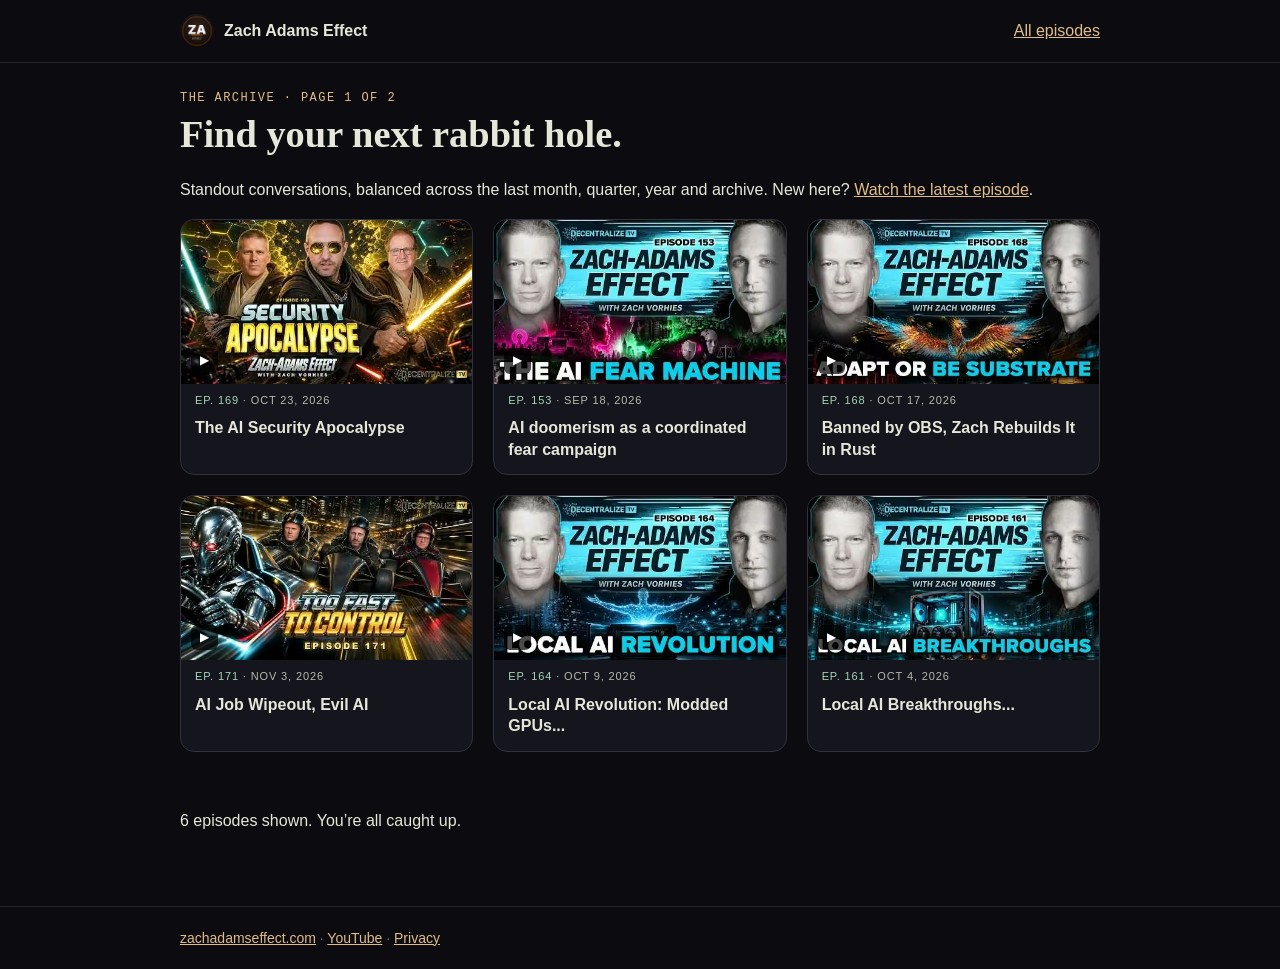
<file: episodes/index.html>
<!doctype html>
<html lang="en">
<head>
<meta charset="utf-8">
<meta name="viewport" content="width=device-width,initial-scale=1">
<title>Episodes | Zach Adams Effect</title>
<meta name="description" content="Explore Zach Adams Effect episodes.">
<link rel="canonical" href="https://zachadamseffect.com/episodes/">
<link rel="icon" href="/assets/avatar.png">
<meta property="og:type" content="video.episode">
<meta property="og:title" content="Episodes | Zach Adams Effect">
<meta property="og:description" content="Explore Zach Adams Effect episodes.">
<meta property="og:url" content="https://zachadamseffect.com/episodes/">
<meta property="og:image" content="https://zachadamseffect.com/assets/banner.jpg">
<meta name="twitter:card" content="summary_large_image">
<style>*{box-sizing:border-box}
body{margin:0;background:#0b0b10;color:#e6e6d9;font:16px/1.6 -apple-system,BlinkMacSystemFont,"Segoe UI",Inter,sans-serif}
a{color:#e0bc8a}
.wrap{max-width:960px;margin:0 auto;padding:0 20px}
header{border-bottom:1px solid rgba(230,230,217,.10);padding:14px 0}
header .wrap{display:flex;align-items:center;justify-content:space-between;gap:12px}
.brand{display:flex;align-items:center;gap:10px;color:#e6e6d9;text-decoration:none;font-weight:700}
.brand img{width:34px;height:34px;border-radius:50%}
main{padding:28px 0 56px}
.kicker{font:12px ui-monospace,Menlo,monospace;letter-spacing:.12em;text-transform:uppercase;color:#e0bc8a;margin:0 0 6px}
h1{font-family:Fraunces,Georgia,serif;font-size:clamp(1.6rem,4vw,2.4rem);line-height:1.2;margin:0 0 20px}
.player{position:relative;aspect-ratio:16/9;background:#000;border-radius:12px;overflow:hidden}
.player iframe{position:absolute;inset:0;width:100%;height:100%;border:0}
.desc{white-space:pre-line;color:#b9b9ad;margin-top:20px}
.links{display:flex;gap:16px;flex-wrap:wrap;margin-top:20px}
.list{list-style:none;padding:0;display:grid;gap:14px}
.list a{display:flex;gap:14px;align-items:center;text-decoration:none;color:#e6e6d9}
.list img{width:160px;aspect-ratio:16/9;object-fit:cover;border-radius:8px}
.list small{display:block;color:#b9b9ad}
footer{border-top:1px solid rgba(230,230,217,.10);padding:20px 0;color:#6b6b75;font-size:14px}</style><link rel="stylesheet" href="/assets/episodes.css">
</head>
<body>
<header><div class="wrap"><a class="brand" href="/"><img src="/assets/avatar.png" alt="">Zach Adams Effect</a>
<a href="/episodes/">All episodes</a></div></header>
<main><div class="wrap">
<p class="kicker">The archive · Page 1 of 2</p><h1>Find your next rabbit hole.</h1>
<p>Standout conversations, balanced across the last month, quarter, year and archive. New here? <a href="/">Watch the latest episode</a>.</p>
<style>
.eps{position:relative;z-index:2;padding:8px 0 48px}
.eps-head{display:flex;align-items:flex-end;justify-content:space-between;gap:16px;margin-bottom:18px}
.eps-head h2{font-family:var(--display);font-size:clamp(1.5rem,3vw,2rem);margin:0}
.eps-head a{color:var(--accent-2);font-size:14px;text-decoration:none}
.eps-nav{display:flex;gap:8px}
.eps-nav button{width:42px;height:42px;border-radius:50%;border:1px solid var(--line-strong);background:var(--surface);
  color:var(--text);font-size:18px;cursor:pointer}
.eps-nav button:hover:not(:disabled){border-color:var(--accent)}
.eps-nav button:disabled{opacity:.35;cursor:default}
.eps-nav button:focus-visible,.ep-card:focus-visible,.eps-track:focus-visible{outline:2px solid var(--accent-2);outline-offset:3px}
.eps-track{list-style:none;margin:0;padding:4px 2px 10px;display:grid;grid-auto-flow:column;
  grid-auto-columns:calc((100% - 2*18px)/3);gap:18px;overflow-x:auto;scroll-snap-type:x mandatory;
  scroll-behavior:smooth;scrollbar-width:thin;overscroll-behavior-x:contain}
@media (max-width:900px){.eps-track{grid-auto-columns:calc((100% - 18px)/2)}}
@media (max-width:600px){.eps-track{grid-auto-columns:86%}}
@media (prefers-reduced-motion:reduce){.eps-track{scroll-behavior:auto}}
.ep-slide{scroll-snap-align:start}
.ep-card{display:flex;flex-direction:column;gap:8px;color:var(--text);text-decoration:none;height:100%;
  background:var(--surface);border:1px solid var(--line);border-radius:14px;overflow:hidden;padding-bottom:14px}
.ep-card:hover{border-color:var(--mint-line)}
.ep-thumb{position:relative;display:block;aspect-ratio:16/9;overflow:hidden;background:#000}
.ep-thumb picture{display:contents}
.ep-thumb img{width:100%;height:100%;object-fit:cover;display:block}
.ep-play{position:absolute;inset:auto auto 10px 10px;background:rgba(0,0,0,.7);color:#fff;border-radius:6px;
  padding:3px 9px;font-size:12px}
.ep-meta{padding:0 14px;font-family:var(--mono);font-size:11px;letter-spacing:.08em;text-transform:uppercase;color:var(--text-2)}
.ep-num{color:var(--accent-2)}
.ep-title{padding:0 14px;font-weight:600;font-size:16px;line-height:1.35}
.eps-status{position:absolute;width:1px;height:1px;overflow:hidden;clip:rect(0 0 0 0)}
</style><ul class="feed" id="episode-feed">      <li class="ep-slide" role="group" aria-roledescription="slide" aria-label="1 of 3">
        <a class="ep-card" href="/episodes/169/">
          <span class="ep-thumb"><picture><source type="image/avif" srcset="/assets/thumbs/Dz5PLl3Etxw.avif"><img src="/assets/thumbs/Dz5PLl3Etxw.webp" alt="" width="480" height="270" loading="eager" decoding="async"></picture><span class="ep-play" aria-hidden="true">▶</span></span>
          <span class="ep-meta"><span class="ep-num">Ep. 169</span> · <time datetime="2026-10-23">Oct 23, 2026</time></span>
          <span class="ep-title">The AI Security Apocalypse</span>
        </a>
      </li>
      <li class="ep-slide" role="group" aria-roledescription="slide" aria-label="2 of 3">
        <a class="ep-card" href="/episodes/153/">
          <span class="ep-thumb"><picture><source type="image/avif" srcset="/assets/thumbs/YJaaRIIFNEs.avif"><img src="/assets/thumbs/YJaaRIIFNEs.webp" alt="" width="480" height="270" loading="lazy" decoding="async"></picture><span class="ep-play" aria-hidden="true">▶</span></span>
          <span class="ep-meta"><span class="ep-num">Ep. 153</span> · <time datetime="2026-09-18">Sep 18, 2026</time></span>
          <span class="ep-title">AI doomerism as a coordinated fear campaign</span>
        </a>
      </li>
      <li class="ep-slide" role="group" aria-roledescription="slide" aria-label="3 of 3">
        <a class="ep-card" href="/episodes/168/">
          <span class="ep-thumb"><picture><source type="image/avif" srcset="/assets/thumbs/YpbLtEfmCK4.avif"><img src="/assets/thumbs/YpbLtEfmCK4.webp" alt="" width="480" height="270" loading="lazy" decoding="async"></picture><span class="ep-play" aria-hidden="true">▶</span></span>
          <span class="ep-meta"><span class="ep-num">Ep. 168</span> · <time datetime="2026-10-17">Oct 17, 2026</time></span>
          <span class="ep-title">Banned by OBS, Zach Rebuilds It in Rust</span>
        </a>
      </li></ul>
<div class="feed-controls"><a class="load-more" href="/episodes/page/2/" data-json="/episodes/feed/2.json">Load more episodes ↓</a></div><p role="status" id="feed-status"></p>
<script src="/assets/js/feed.js" defer></script>
</div></main>
<footer><div class="wrap"><a href="/">zachadamseffect.com</a> · <a href="https://www.youtube.com/@ZachAdamsEffect">YouTube</a> · <a href="/privacy/">Privacy</a></div></footer>
</body>
</html>
</file>
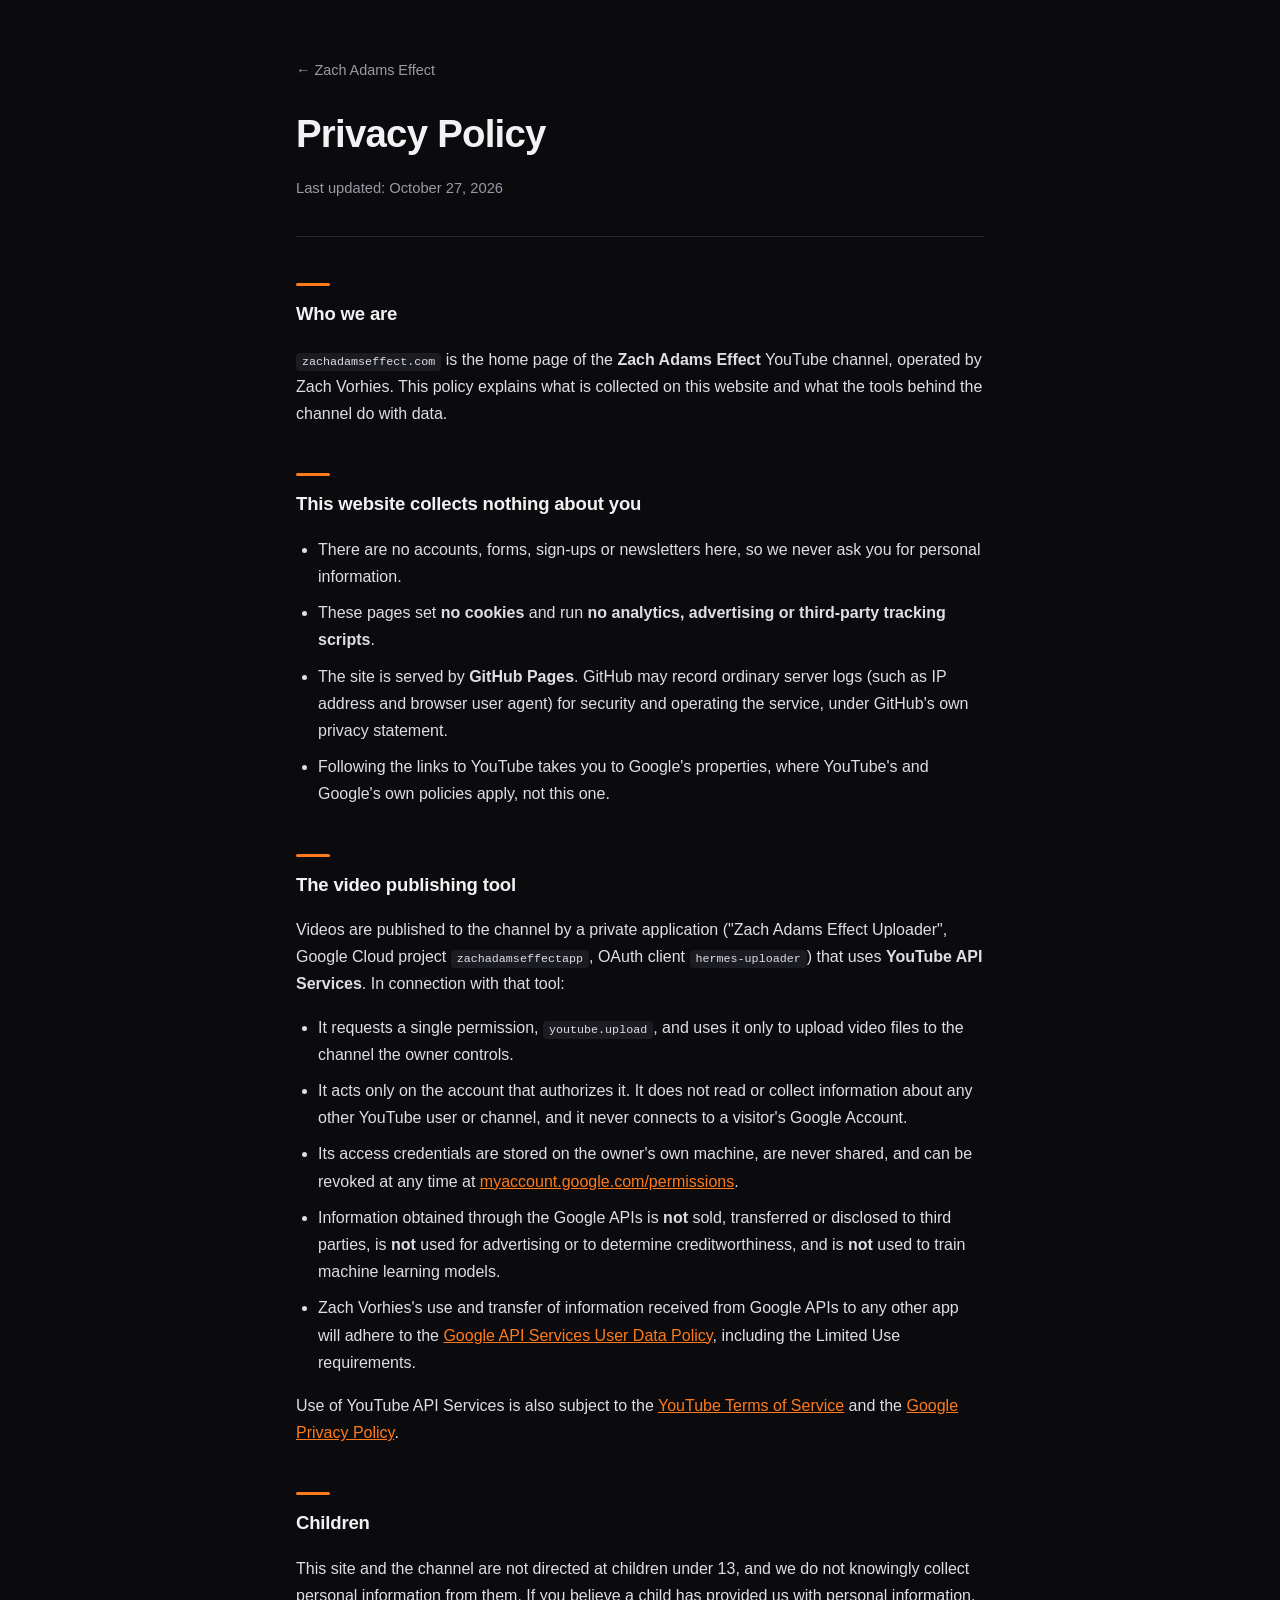
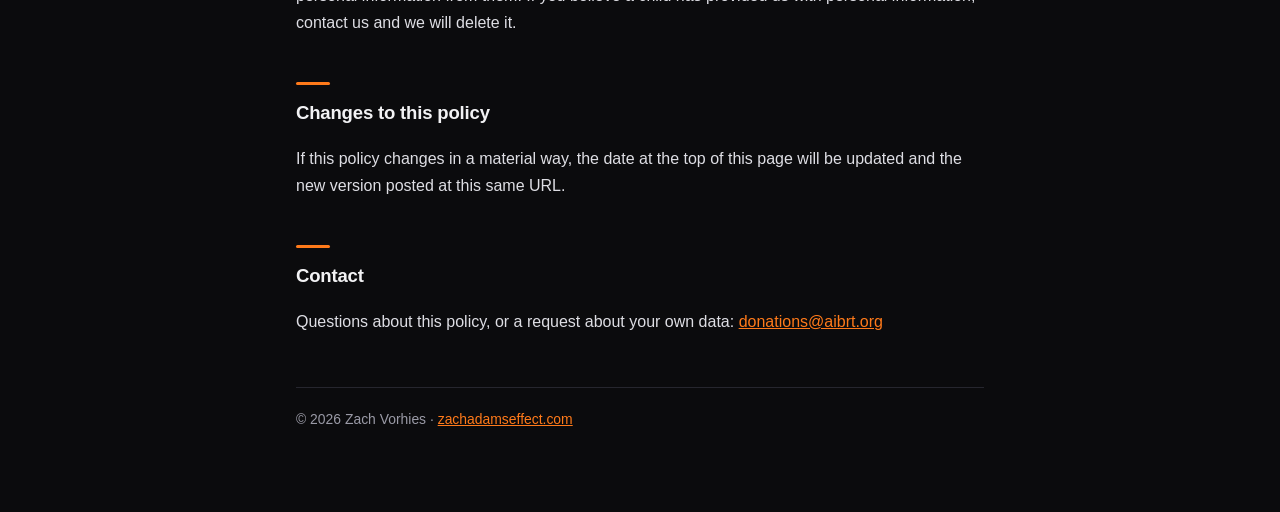
<file: privacy/index.html>
<!DOCTYPE html>
<html lang="en">
<head>
<meta charset="utf-8">
<meta name="viewport" content="width=device-width, initial-scale=1">
<title>Privacy Policy - Zach Adams Effect</title>
<meta name="description" content="Privacy policy for zachadamseffect.com and the tools used to publish the Zach Adams Effect YouTube channel.">
<link rel="icon" href="/assets/favicon-32.png" sizes="32x32">
<link rel="canonical" href="https://zachadamseffect.com/privacy/">
<meta property="og:type" content="website">
<meta property="og:site_name" content="Zach Adams Effect">
<meta property="og:title" content="Privacy Policy - Zach Adams Effect">
<meta property="og:description" content="Privacy policy for zachadamseffect.com and the tools used to publish the Zach Adams Effect YouTube channel.">
<meta property="og:url" content="https://zachadamseffect.com/privacy/">
<meta property="og:image" content="https://zachadamseffect.com/assets/banner.jpg">
<meta name="twitter:card" content="summary_large_image">
<meta name="robots" content="index, follow">
<style>
  :root {
    --bg: #0b0b0d;
    --fg: #f2f2f4;
    --muted: #9a9aa6;
    --accent: #ff7a1a;
    --border: #26262e;
  }
  * { box-sizing: border-box; }
  body {
    margin: 0;
    background: var(--bg);
    color: var(--fg);
    font-family: Inter, -apple-system, BlinkMacSystemFont, "Segoe UI", Roboto, Helvetica, Arial, sans-serif;
    -webkit-font-smoothing: antialiased;
    line-height: 1.7;
  }
  .wrap { max-width: 46rem; margin: 0 auto; padding: 56px 24px 80px; }
  header { border-bottom: 1px solid var(--border); padding-bottom: 20px; margin-bottom: 34px; }
  header a { color: var(--muted); text-decoration: none; font-size: 0.9rem; }
  header a:hover { color: var(--fg); }
  h1 { font-size: clamp(1.75rem, 5vw, 2.4rem); margin: 18px 0 0; letter-spacing: -0.02em; }
  .updated { color: var(--muted); font-size: 0.92rem; margin-top: 10px; }
  h2 {
    font-size: 1.16rem;
    margin: 40px 0 12px;
    padding-top: 6px;
    letter-spacing: -0.01em;
  }
  h2::before { content: ""; display: block; width: 34px; height: 3px; background: var(--accent); margin-bottom: 12px; border-radius: 2px; }
  p, li { color: #dedee4; }
  ul { padding-left: 22px; }
  li { margin-bottom: 9px; }
  a { color: var(--accent); }
  code { background: #1b1b22; padding: 2px 6px; border-radius: 4px; font-size: 0.9em; }
  footer { border-top: 1px solid var(--border); margin-top: 52px; padding-top: 20px; color: var(--muted); font-size: 0.87rem; }
</style>
</head>
<body>
<div class="wrap">
  <header>
    <a href="/">&larr; Zach Adams Effect</a>
    <h1>Privacy Policy</h1>
    <p class="updated">Last updated: October 27, 2026</p>
  </header>

  <h2>Who we are</h2>
  <p>
    <code>zachadamseffect.com</code> is the home page of the <strong>Zach Adams Effect</strong>
    YouTube channel, operated by Zach Vorhies. This policy explains what is collected on
    this website and what the tools behind the channel do with data.
  </p>

  <h2>This website collects nothing about you</h2>
  <ul>
    <li>There are no accounts, forms, sign-ups or newsletters here, so we never ask you for
        personal information.</li>
    <li>These pages set <strong>no cookies</strong> and run <strong>no analytics, advertising or
        third-party tracking scripts</strong>.</li>
    <li>The site is served by <strong>GitHub Pages</strong>. GitHub may record ordinary server
        logs (such as IP address and browser user agent) for security and operating the
        service, under GitHub's own privacy statement.</li>
    <li>Following the links to YouTube takes you to Google's properties, where YouTube's and
        Google's own policies apply, not this one.</li>
  </ul>

  <h2>The video publishing tool</h2>
  <p>
    Videos are published to the channel by a private application ("Zach Adams Effect
    Uploader", Google Cloud project <code>zachadamseffectapp</code>, OAuth client
    <code>hermes-uploader</code>) that uses <strong>YouTube API Services</strong>. In connection
    with that tool:
  </p>
  <ul>
    <li>It requests a single permission, <code>youtube.upload</code>, and uses it only to upload
        video files to the channel the owner controls.</li>
    <li>It acts only on the account that authorizes it. It does not read or collect information
        about any other YouTube user or channel, and it never connects to a visitor's Google
        Account.</li>
    <li>Its access credentials are stored on the owner's own machine, are never shared, and can
        be revoked at any time at
        <a href="https://myaccount.google.com/permissions">myaccount.google.com/permissions</a>.</li>
    <li>Information obtained through the Google APIs is <strong>not</strong> sold, transferred or
        disclosed to third parties, is <strong>not</strong> used for advertising or to determine
        creditworthiness, and is <strong>not</strong> used to train machine learning models.</li>
    <li>Zach Vorhies's use and transfer of information received from Google APIs to any other app
        will adhere to the <a href="https://developers.google.com/terms/api-services-user-data-policy">Google
        API Services User Data Policy</a>, including the Limited Use requirements.</li>
  </ul>
  <p>
    Use of YouTube API Services is also subject to the
    <a href="https://www.youtube.com/t/terms">YouTube Terms of Service</a> and the
    <a href="https://policies.google.com/privacy">Google Privacy Policy</a>.
  </p>

  <h2>Children</h2>
  <p>
    This site and the channel are not directed at children under 13, and we do not knowingly
    collect personal information from them. If you believe a child has provided us with
    personal information, contact us and we will delete it.
  </p>

  <h2>Changes to this policy</h2>
  <p>
    If this policy changes in a material way, the date at the top of this page will be updated
    and the new version posted at this same URL.
  </p>

  <h2>Contact</h2>
  <p>
    Questions about this policy, or a request about your own data:
    <a href="mailto:donations@aibrt.org">donations@aibrt.org</a>
  </p>

  <footer>
    &copy; 2026 Zach Vorhies &middot; <a href="/">zachadamseffect.com</a>
  </footer>
</div>
</body>
</html>
</file>
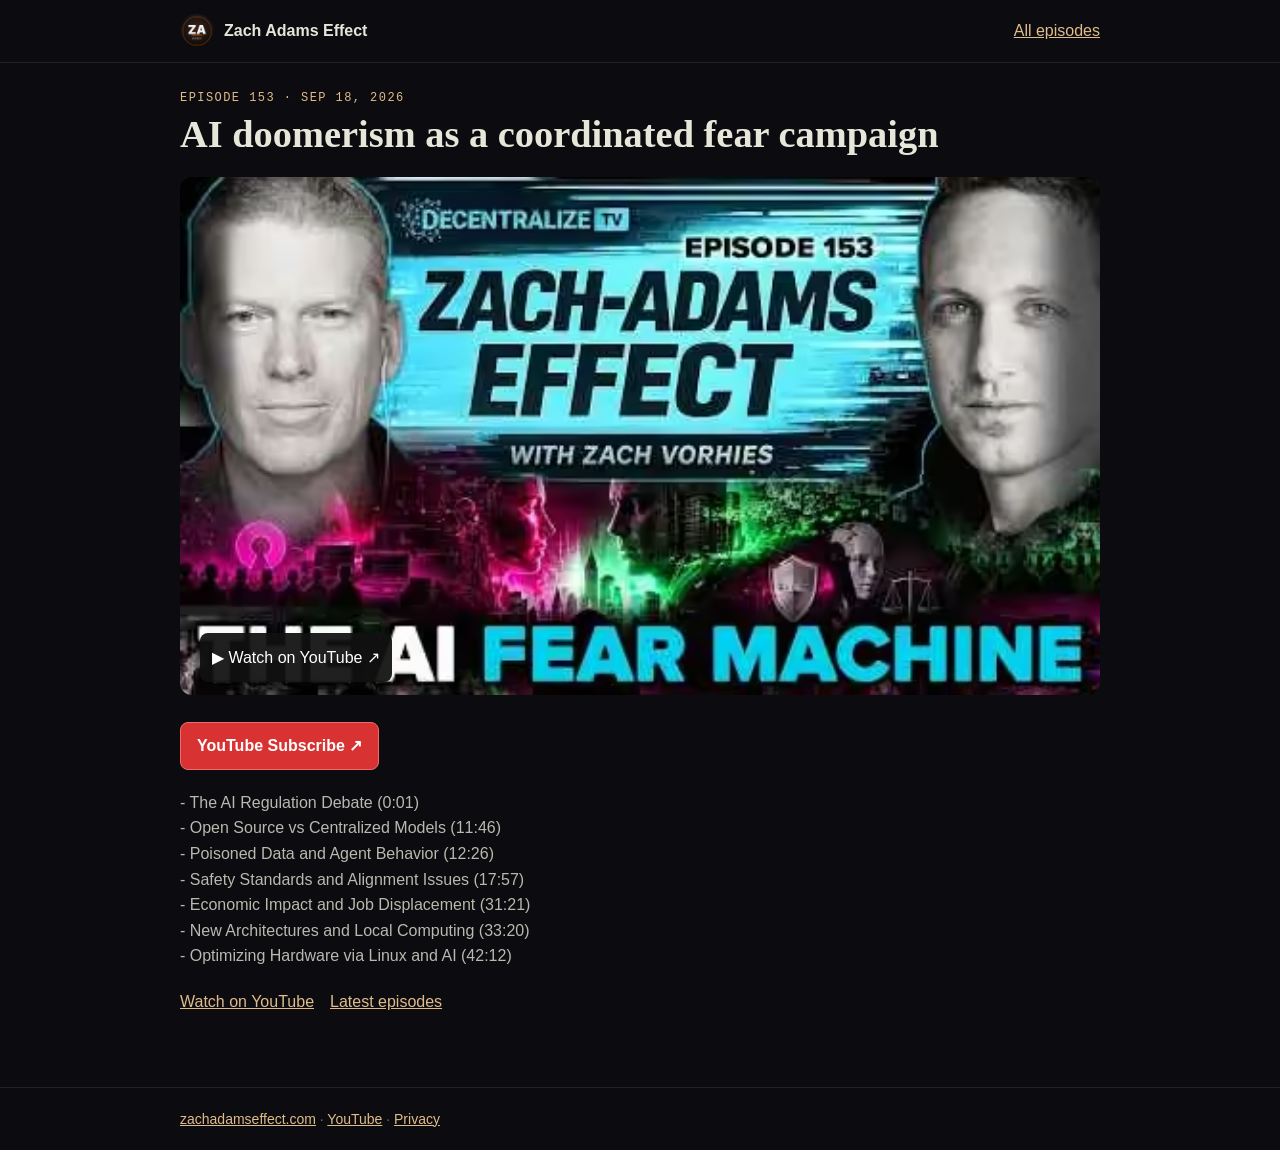
<file: episodes/153/index.html>
<!doctype html>
<html lang="en">
<head>
<meta charset="utf-8">
<meta name="viewport" content="width=device-width,initial-scale=1">
<title>Ep. 153: AI doomerism as a coordinated fear campaign | Zach Adams Effect</title>
<meta name="description" content="Zach Adams Effect Ep. 153, Sep 18, 2026: AI doomerism as a coordinated fear campaign. The AI Regulation Debate (0:01)">
<link rel="canonical" href="https://zachadamseffect.com/episodes/153/">
<link rel="icon" href="/assets/avatar.png">
<meta property="og:type" content="video.episode">
<meta property="og:title" content="Ep. 153: AI doomerism as a coordinated fear campaign | Zach Adams Effect">
<meta property="og:description" content="Zach Adams Effect Ep. 153, Sep 18, 2026: AI doomerism as a coordinated fear campaign. The AI Regulation Debate (0:01)">
<meta property="og:url" content="https://zachadamseffect.com/episodes/153/">
<meta property="og:image" content="https://i.ytimg.com/vi/YJaaRIIFNEs/maxresdefault.jpg">
<meta name="twitter:card" content="summary_large_image">
<script type="application/ld+json">{"@context": "https://schema.org", "@type": "VideoObject", "name": "Zach Adams Effect Ep. 153: AI doomerism as a coordinated fear campaign", "description": "- The AI Regulation Debate (0:01)\n- Open Source vs Centralized Models (11:46)\n- Poisoned Data and Agent Behavior (12:26)\n- Safety Standards and Alignment Issues (17:57)\n- Economic Impact and Job Displacement (31:21)\n- New Architectures and Local Computing (33:20)\n- Optimizing Hardware via Linux and AI (42:12)", "thumbnailUrl": ["https://i.ytimg.com/vi/YJaaRIIFNEs/maxresdefault.jpg", "https://i.ytimg.com/vi/YJaaRIIFNEs/hqdefault.jpg"], "uploadDate": "2026-09-18", "duration": "PT56M13S", "embedUrl": "https://www.youtube-nocookie.com/embed/YJaaRIIFNEs", "contentUrl": "https://www.youtube.com/watch?v=YJaaRIIFNEs", "url": "https://zachadamseffect.com/episodes/153/", "partOfSeries": {"@type": "CreativeWorkSeries", "name": "Zach Adams Effect", "url": "https://zachadamseffect.com/"}, "actor": {"@type": "Person", "name": "Zach Vorhies"}}</script>
<style>*{box-sizing:border-box}
body{margin:0;background:#0b0b10;color:#e6e6d9;font:16px/1.6 -apple-system,BlinkMacSystemFont,"Segoe UI",Inter,sans-serif}
a{color:#e0bc8a}
.wrap{max-width:960px;margin:0 auto;padding:0 20px}
header{border-bottom:1px solid rgba(230,230,217,.10);padding:14px 0}
header .wrap{display:flex;align-items:center;justify-content:space-between;gap:12px}
.brand{display:flex;align-items:center;gap:10px;color:#e6e6d9;text-decoration:none;font-weight:700}
.brand img{width:34px;height:34px;border-radius:50%}
main{padding:28px 0 56px}
.kicker{font:12px ui-monospace,Menlo,monospace;letter-spacing:.12em;text-transform:uppercase;color:#e0bc8a;margin:0 0 6px}
h1{font-family:Fraunces,Georgia,serif;font-size:clamp(1.6rem,4vw,2.4rem);line-height:1.2;margin:0 0 20px}
.player{position:relative;aspect-ratio:16/9;background:#000;border-radius:12px;overflow:hidden}
.player iframe{position:absolute;inset:0;width:100%;height:100%;border:0}
.desc{white-space:pre-line;color:#b9b9ad;margin-top:20px}
.links{display:flex;gap:16px;flex-wrap:wrap;margin-top:20px}
.list{list-style:none;padding:0;display:grid;gap:14px}
.list a{display:flex;gap:14px;align-items:center;text-decoration:none;color:#e6e6d9}
.list img{width:160px;aspect-ratio:16/9;object-fit:cover;border-radius:8px}
.list small{display:block;color:#b9b9ad}
footer{border-top:1px solid rgba(230,230,217,.10);padding:20px 0;color:#6b6b75;font-size:14px}</style><link rel="stylesheet" href="/assets/episodes.css">
</head>
<body>
<header><div class="wrap"><a class="brand" href="/"><img src="/assets/avatar.png" alt="">Zach Adams Effect</a>
<a href="/episodes/">All episodes</a></div></header>
<main><div class="wrap">
<p class="kicker">Episode 153 · <time datetime="2026-09-18">Sep 18, 2026</time></p>
<h1>AI doomerism as a coordinated fear campaign</h1>
<a class="episode-watch" href="https://www.youtube.com/watch?v=YJaaRIIFNEs"><picture><source type="image/avif" srcset="/assets/thumbs/YJaaRIIFNEs.avif"><img src="/assets/thumbs/YJaaRIIFNEs.webp" width="480" height="270" alt="Watch episode 153 on YouTube"></picture><span>▶ Watch on YouTube ↗</span></a>
<a class="subscribe" href="https://www.youtube.com/@ZachAdamsEffect?sub_confirmation=1">YouTube Subscribe ↗</a>
<div class="desc">- The AI Regulation Debate (0:01)
- Open Source vs Centralized Models (11:46)
- Poisoned Data and Agent Behavior (12:26)
- Safety Standards and Alignment Issues (17:57)
- Economic Impact and Job Displacement (31:21)
- New Architectures and Local Computing (33:20)
- Optimizing Hardware via Linux and AI (42:12)</div>
<p class="links"><a href="https://www.youtube.com/watch?v=YJaaRIIFNEs">Watch on YouTube</a><a href="/#episodes">Latest episodes</a></p>
</div></main>
<footer><div class="wrap"><a href="/">zachadamseffect.com</a> · <a href="https://www.youtube.com/@ZachAdamsEffect">YouTube</a> · <a href="/privacy/">Privacy</a></div></footer>
</body>
</html>
</file>
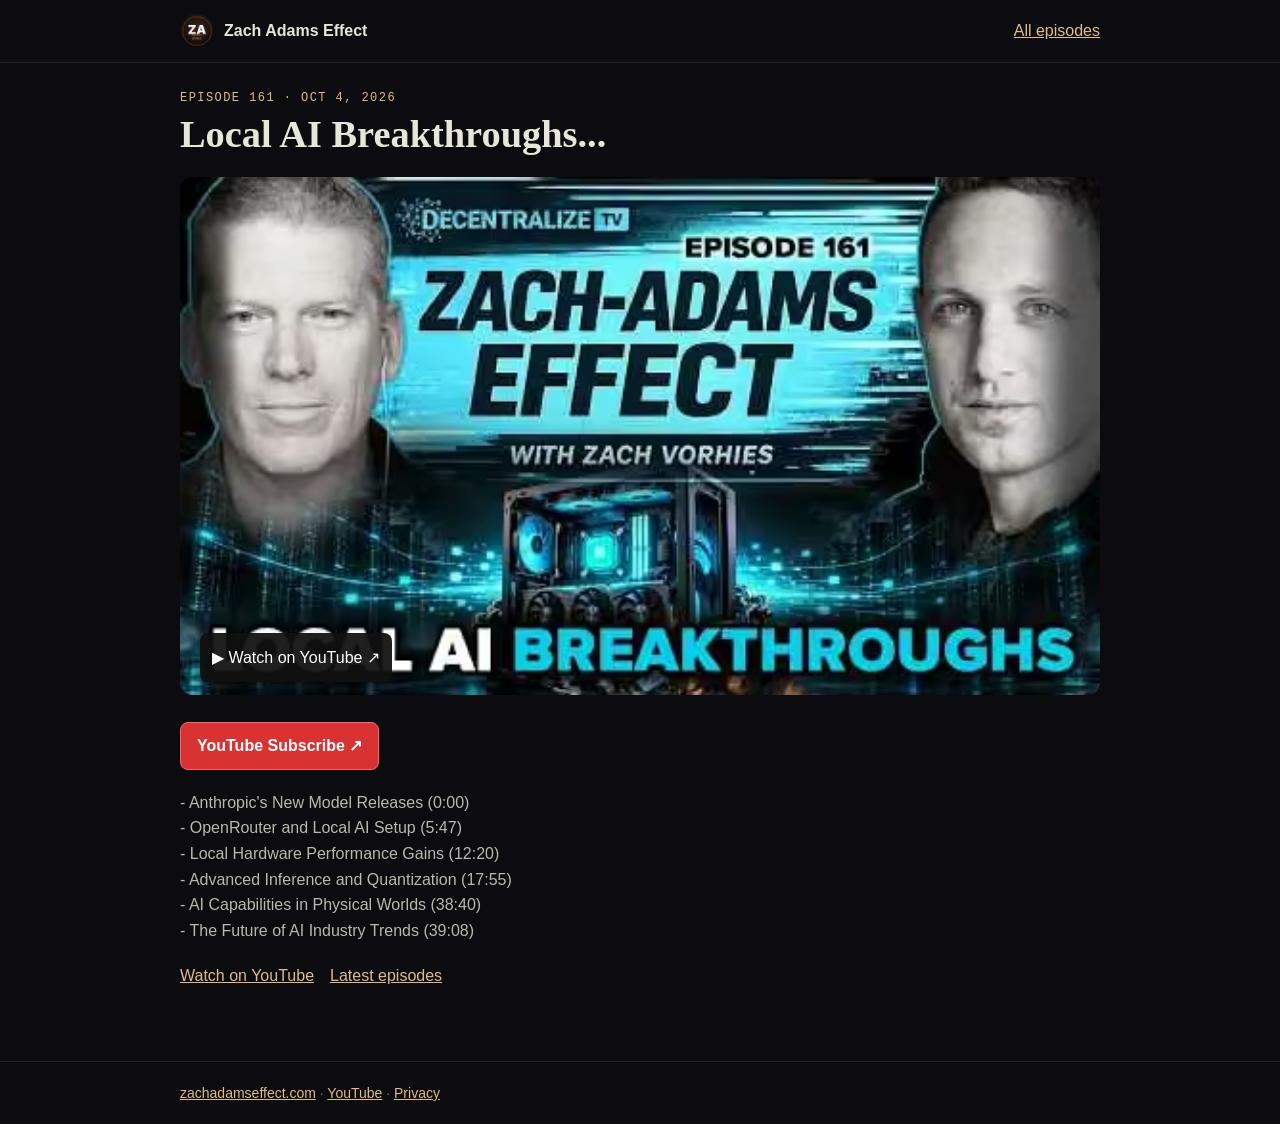
<file: episodes/161/index.html>
<!doctype html>
<html lang="en">
<head>
<meta charset="utf-8">
<meta name="viewport" content="width=device-width,initial-scale=1">
<title>Ep. 161: Local AI Breakthroughs... | Zach Adams Effect</title>
<meta name="description" content="Zach Adams Effect Ep. 161, Oct 4, 2026: Local AI Breakthroughs.... Anthropic&#x27;s New Model Releases (0:00)">
<link rel="canonical" href="https://zachadamseffect.com/episodes/161/">
<link rel="icon" href="/assets/avatar.png">
<meta property="og:type" content="video.episode">
<meta property="og:title" content="Ep. 161: Local AI Breakthroughs... | Zach Adams Effect">
<meta property="og:description" content="Zach Adams Effect Ep. 161, Oct 4, 2026: Local AI Breakthroughs.... Anthropic&#x27;s New Model Releases (0:00)">
<meta property="og:url" content="https://zachadamseffect.com/episodes/161/">
<meta property="og:image" content="https://i.ytimg.com/vi/SqCBmuGSM9E/maxresdefault.jpg">
<meta name="twitter:card" content="summary_large_image">
<script type="application/ld+json">{"@context": "https://schema.org", "@type": "VideoObject", "name": "Zach Adams Effect Ep. 161: Local AI Breakthroughs...", "description": "- Anthropic's New Model Releases (0:00)\n- OpenRouter and Local AI Setup (5:47)\n- Local Hardware Performance Gains (12:20)\n- Advanced Inference and Quantization (17:55)\n- AI Capabilities in Physical Worlds (38:40)\n- The Future of AI Industry Trends (39:08)", "thumbnailUrl": ["https://i.ytimg.com/vi/SqCBmuGSM9E/maxresdefault.jpg", "https://i.ytimg.com/vi/SqCBmuGSM9E/hqdefault.jpg"], "uploadDate": "2026-10-05", "duration": "PT47M37S", "embedUrl": "https://www.youtube-nocookie.com/embed/SqCBmuGSM9E", "contentUrl": "https://www.youtube.com/watch?v=SqCBmuGSM9E", "url": "https://zachadamseffect.com/episodes/161/", "partOfSeries": {"@type": "CreativeWorkSeries", "name": "Zach Adams Effect", "url": "https://zachadamseffect.com/"}, "actor": {"@type": "Person", "name": "Zach Vorhies"}}</script>
<style>*{box-sizing:border-box}
body{margin:0;background:#0b0b10;color:#e6e6d9;font:16px/1.6 -apple-system,BlinkMacSystemFont,"Segoe UI",Inter,sans-serif}
a{color:#e0bc8a}
.wrap{max-width:960px;margin:0 auto;padding:0 20px}
header{border-bottom:1px solid rgba(230,230,217,.10);padding:14px 0}
header .wrap{display:flex;align-items:center;justify-content:space-between;gap:12px}
.brand{display:flex;align-items:center;gap:10px;color:#e6e6d9;text-decoration:none;font-weight:700}
.brand img{width:34px;height:34px;border-radius:50%}
main{padding:28px 0 56px}
.kicker{font:12px ui-monospace,Menlo,monospace;letter-spacing:.12em;text-transform:uppercase;color:#e0bc8a;margin:0 0 6px}
h1{font-family:Fraunces,Georgia,serif;font-size:clamp(1.6rem,4vw,2.4rem);line-height:1.2;margin:0 0 20px}
.player{position:relative;aspect-ratio:16/9;background:#000;border-radius:12px;overflow:hidden}
.player iframe{position:absolute;inset:0;width:100%;height:100%;border:0}
.desc{white-space:pre-line;color:#b9b9ad;margin-top:20px}
.links{display:flex;gap:16px;flex-wrap:wrap;margin-top:20px}
.list{list-style:none;padding:0;display:grid;gap:14px}
.list a{display:flex;gap:14px;align-items:center;text-decoration:none;color:#e6e6d9}
.list img{width:160px;aspect-ratio:16/9;object-fit:cover;border-radius:8px}
.list small{display:block;color:#b9b9ad}
footer{border-top:1px solid rgba(230,230,217,.10);padding:20px 0;color:#6b6b75;font-size:14px}</style><link rel="stylesheet" href="/assets/episodes.css">
</head>
<body>
<header><div class="wrap"><a class="brand" href="/"><img src="/assets/avatar.png" alt="">Zach Adams Effect</a>
<a href="/episodes/">All episodes</a></div></header>
<main><div class="wrap">
<p class="kicker">Episode 161 · <time datetime="2026-10-04">Oct 4, 2026</time></p>
<h1>Local AI Breakthroughs...</h1>
<a class="episode-watch" href="https://www.youtube.com/watch?v=SqCBmuGSM9E"><picture><source type="image/avif" srcset="/assets/thumbs/SqCBmuGSM9E.avif"><img src="/assets/thumbs/SqCBmuGSM9E.webp" width="480" height="270" alt="Watch episode 161 on YouTube"></picture><span>▶ Watch on YouTube ↗</span></a>
<a class="subscribe" href="https://www.youtube.com/@ZachAdamsEffect?sub_confirmation=1">YouTube Subscribe ↗</a>
<div class="desc">- Anthropic&#x27;s New Model Releases (0:00)
- OpenRouter and Local AI Setup (5:47)
- Local Hardware Performance Gains (12:20)
- Advanced Inference and Quantization (17:55)
- AI Capabilities in Physical Worlds (38:40)
- The Future of AI Industry Trends (39:08)</div>
<p class="links"><a href="https://www.youtube.com/watch?v=SqCBmuGSM9E">Watch on YouTube</a><a href="/#episodes">Latest episodes</a></p>
</div></main>
<footer><div class="wrap"><a href="/">zachadamseffect.com</a> · <a href="https://www.youtube.com/@ZachAdamsEffect">YouTube</a> · <a href="/privacy/">Privacy</a></div></footer>
</body>
</html>
</file>
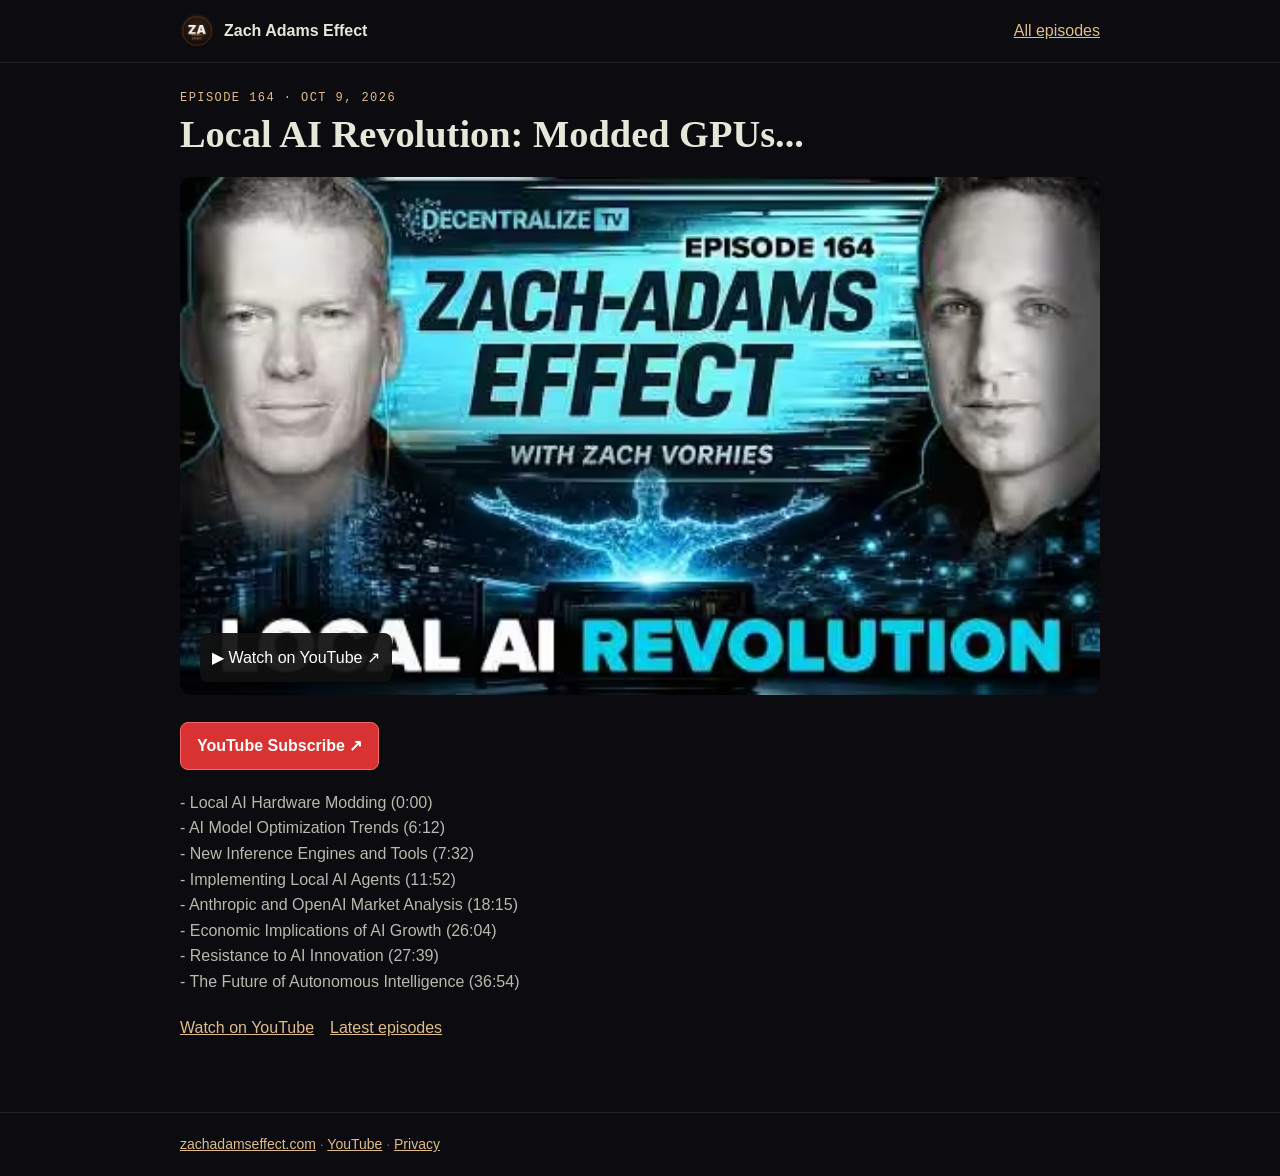
<file: episodes/164/index.html>
<!doctype html>
<html lang="en">
<head>
<meta charset="utf-8">
<meta name="viewport" content="width=device-width,initial-scale=1">
<title>Ep. 164: Local AI Revolution: Modded GPUs... | Zach Adams Effect</title>
<meta name="description" content="Zach Adams Effect Ep. 164, Oct 9, 2026: Local AI Revolution: Modded GPUs.... Local AI Hardware Modding (0:00)">
<link rel="canonical" href="https://zachadamseffect.com/episodes/164/">
<link rel="icon" href="/assets/avatar.png">
<meta property="og:type" content="video.episode">
<meta property="og:title" content="Ep. 164: Local AI Revolution: Modded GPUs... | Zach Adams Effect">
<meta property="og:description" content="Zach Adams Effect Ep. 164, Oct 9, 2026: Local AI Revolution: Modded GPUs.... Local AI Hardware Modding (0:00)">
<meta property="og:url" content="https://zachadamseffect.com/episodes/164/">
<meta property="og:image" content="https://i.ytimg.com/vi/8NBQDgy1rnI/maxresdefault.jpg">
<meta name="twitter:card" content="summary_large_image">
<script type="application/ld+json">{"@context": "https://schema.org", "@type": "VideoObject", "name": "Zach Adams Effect Ep. 164: Local AI Revolution: Modded GPUs...", "description": "- Local AI Hardware Modding (0:00)\n- AI Model Optimization Trends (6:12)\n- New Inference Engines and Tools (7:32)\n- Implementing Local AI Agents (11:52)\n- Anthropic and OpenAI Market Analysis (18:15)\n- Economic Implications of AI Growth (26:04)\n- Resistance to AI Innovation (27:39)\n- The Future of Autonomous Intelligence (36:54)", "thumbnailUrl": ["https://i.ytimg.com/vi/8NBQDgy1rnI/maxresdefault.jpg", "https://i.ytimg.com/vi/8NBQDgy1rnI/hqdefault.jpg"], "uploadDate": "2026-10-09", "duration": "PT43M32S", "embedUrl": "https://www.youtube-nocookie.com/embed/8NBQDgy1rnI", "contentUrl": "https://www.youtube.com/watch?v=8NBQDgy1rnI", "url": "https://zachadamseffect.com/episodes/164/", "partOfSeries": {"@type": "CreativeWorkSeries", "name": "Zach Adams Effect", "url": "https://zachadamseffect.com/"}, "actor": {"@type": "Person", "name": "Zach Vorhies"}}</script>
<style>*{box-sizing:border-box}
body{margin:0;background:#0b0b10;color:#e6e6d9;font:16px/1.6 -apple-system,BlinkMacSystemFont,"Segoe UI",Inter,sans-serif}
a{color:#e0bc8a}
.wrap{max-width:960px;margin:0 auto;padding:0 20px}
header{border-bottom:1px solid rgba(230,230,217,.10);padding:14px 0}
header .wrap{display:flex;align-items:center;justify-content:space-between;gap:12px}
.brand{display:flex;align-items:center;gap:10px;color:#e6e6d9;text-decoration:none;font-weight:700}
.brand img{width:34px;height:34px;border-radius:50%}
main{padding:28px 0 56px}
.kicker{font:12px ui-monospace,Menlo,monospace;letter-spacing:.12em;text-transform:uppercase;color:#e0bc8a;margin:0 0 6px}
h1{font-family:Fraunces,Georgia,serif;font-size:clamp(1.6rem,4vw,2.4rem);line-height:1.2;margin:0 0 20px}
.player{position:relative;aspect-ratio:16/9;background:#000;border-radius:12px;overflow:hidden}
.player iframe{position:absolute;inset:0;width:100%;height:100%;border:0}
.desc{white-space:pre-line;color:#b9b9ad;margin-top:20px}
.links{display:flex;gap:16px;flex-wrap:wrap;margin-top:20px}
.list{list-style:none;padding:0;display:grid;gap:14px}
.list a{display:flex;gap:14px;align-items:center;text-decoration:none;color:#e6e6d9}
.list img{width:160px;aspect-ratio:16/9;object-fit:cover;border-radius:8px}
.list small{display:block;color:#b9b9ad}
footer{border-top:1px solid rgba(230,230,217,.10);padding:20px 0;color:#6b6b75;font-size:14px}</style><link rel="stylesheet" href="/assets/episodes.css">
</head>
<body>
<header><div class="wrap"><a class="brand" href="/"><img src="/assets/avatar.png" alt="">Zach Adams Effect</a>
<a href="/episodes/">All episodes</a></div></header>
<main><div class="wrap">
<p class="kicker">Episode 164 · <time datetime="2026-10-09">Oct 9, 2026</time></p>
<h1>Local AI Revolution: Modded GPUs...</h1>
<a class="episode-watch" href="https://www.youtube.com/watch?v=8NBQDgy1rnI"><picture><source type="image/avif" srcset="/assets/thumbs/8NBQDgy1rnI.avif"><img src="/assets/thumbs/8NBQDgy1rnI.webp" width="480" height="270" alt="Watch episode 164 on YouTube"></picture><span>▶ Watch on YouTube ↗</span></a>
<a class="subscribe" href="https://www.youtube.com/@ZachAdamsEffect?sub_confirmation=1">YouTube Subscribe ↗</a>
<div class="desc">- Local AI Hardware Modding (0:00)
- AI Model Optimization Trends (6:12)
- New Inference Engines and Tools (7:32)
- Implementing Local AI Agents (11:52)
- Anthropic and OpenAI Market Analysis (18:15)
- Economic Implications of AI Growth (26:04)
- Resistance to AI Innovation (27:39)
- The Future of Autonomous Intelligence (36:54)</div>
<p class="links"><a href="https://www.youtube.com/watch?v=8NBQDgy1rnI">Watch on YouTube</a><a href="/#episodes">Latest episodes</a></p>
</div></main>
<footer><div class="wrap"><a href="/">zachadamseffect.com</a> · <a href="https://www.youtube.com/@ZachAdamsEffect">YouTube</a> · <a href="/privacy/">Privacy</a></div></footer>
</body>
</html>
</file>
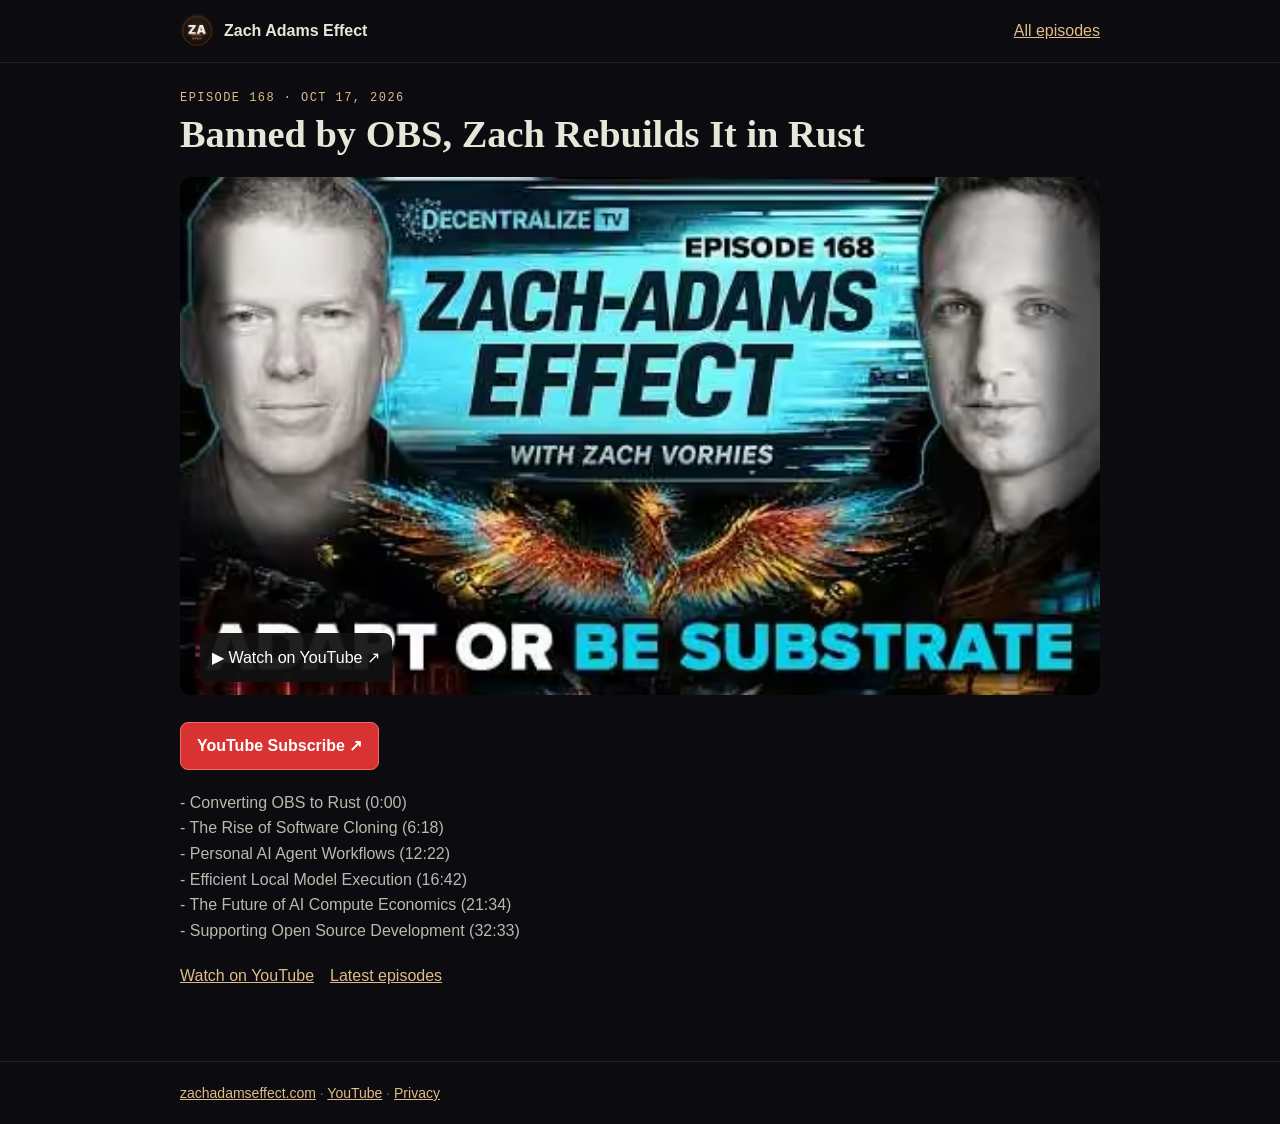
<file: episodes/168/index.html>
<!doctype html>
<html lang="en">
<head>
<meta charset="utf-8">
<meta name="viewport" content="width=device-width,initial-scale=1">
<title>Ep. 168: Banned by OBS, Zach Rebuilds It in Rust | Zach Adams Effect</title>
<meta name="description" content="Zach Adams Effect Ep. 168, Oct 17, 2026: Banned by OBS, Zach Rebuilds It in Rust. Converting OBS to Rust (0:00)">
<link rel="canonical" href="https://zachadamseffect.com/episodes/168/">
<link rel="icon" href="/assets/avatar.png">
<meta property="og:type" content="video.episode">
<meta property="og:title" content="Ep. 168: Banned by OBS, Zach Rebuilds It in Rust | Zach Adams Effect">
<meta property="og:description" content="Zach Adams Effect Ep. 168, Oct 17, 2026: Banned by OBS, Zach Rebuilds It in Rust. Converting OBS to Rust (0:00)">
<meta property="og:url" content="https://zachadamseffect.com/episodes/168/">
<meta property="og:image" content="https://i.ytimg.com/vi/YpbLtEfmCK4/maxresdefault.jpg">
<meta name="twitter:card" content="summary_large_image">
<script type="application/ld+json">{"@context": "https://schema.org", "@type": "VideoObject", "name": "Zach Adams Effect Ep. 168: Banned by OBS, Zach Rebuilds It in Rust", "description": "- Converting OBS to Rust (0:00)\n- The Rise of Software Cloning (6:18)\n- Personal AI Agent Workflows (12:22)\n- Efficient Local Model Execution (16:42)\n- The Future of AI Compute Economics (21:34)\n- Supporting Open Source Development (32:33)", "thumbnailUrl": ["https://i.ytimg.com/vi/YpbLtEfmCK4/maxresdefault.jpg", "https://i.ytimg.com/vi/YpbLtEfmCK4/hqdefault.jpg"], "uploadDate": "2026-10-17", "duration": "PT42M41S", "embedUrl": "https://www.youtube-nocookie.com/embed/YpbLtEfmCK4", "contentUrl": "https://www.youtube.com/watch?v=YpbLtEfmCK4", "url": "https://zachadamseffect.com/episodes/168/", "partOfSeries": {"@type": "CreativeWorkSeries", "name": "Zach Adams Effect", "url": "https://zachadamseffect.com/"}, "actor": {"@type": "Person", "name": "Zach Vorhies"}}</script>
<style>*{box-sizing:border-box}
body{margin:0;background:#0b0b10;color:#e6e6d9;font:16px/1.6 -apple-system,BlinkMacSystemFont,"Segoe UI",Inter,sans-serif}
a{color:#e0bc8a}
.wrap{max-width:960px;margin:0 auto;padding:0 20px}
header{border-bottom:1px solid rgba(230,230,217,.10);padding:14px 0}
header .wrap{display:flex;align-items:center;justify-content:space-between;gap:12px}
.brand{display:flex;align-items:center;gap:10px;color:#e6e6d9;text-decoration:none;font-weight:700}
.brand img{width:34px;height:34px;border-radius:50%}
main{padding:28px 0 56px}
.kicker{font:12px ui-monospace,Menlo,monospace;letter-spacing:.12em;text-transform:uppercase;color:#e0bc8a;margin:0 0 6px}
h1{font-family:Fraunces,Georgia,serif;font-size:clamp(1.6rem,4vw,2.4rem);line-height:1.2;margin:0 0 20px}
.player{position:relative;aspect-ratio:16/9;background:#000;border-radius:12px;overflow:hidden}
.player iframe{position:absolute;inset:0;width:100%;height:100%;border:0}
.desc{white-space:pre-line;color:#b9b9ad;margin-top:20px}
.links{display:flex;gap:16px;flex-wrap:wrap;margin-top:20px}
.list{list-style:none;padding:0;display:grid;gap:14px}
.list a{display:flex;gap:14px;align-items:center;text-decoration:none;color:#e6e6d9}
.list img{width:160px;aspect-ratio:16/9;object-fit:cover;border-radius:8px}
.list small{display:block;color:#b9b9ad}
footer{border-top:1px solid rgba(230,230,217,.10);padding:20px 0;color:#6b6b75;font-size:14px}</style><link rel="stylesheet" href="/assets/episodes.css">
</head>
<body>
<header><div class="wrap"><a class="brand" href="/"><img src="/assets/avatar.png" alt="">Zach Adams Effect</a>
<a href="/episodes/">All episodes</a></div></header>
<main><div class="wrap">
<p class="kicker">Episode 168 · <time datetime="2026-10-17">Oct 17, 2026</time></p>
<h1>Banned by OBS, Zach Rebuilds It in Rust</h1>
<a class="episode-watch" href="https://www.youtube.com/watch?v=YpbLtEfmCK4"><picture><source type="image/avif" srcset="/assets/thumbs/YpbLtEfmCK4.avif"><img src="/assets/thumbs/YpbLtEfmCK4.webp" width="480" height="270" alt="Watch episode 168 on YouTube"></picture><span>▶ Watch on YouTube ↗</span></a>
<a class="subscribe" href="https://www.youtube.com/@ZachAdamsEffect?sub_confirmation=1">YouTube Subscribe ↗</a>
<div class="desc">- Converting OBS to Rust (0:00)
- The Rise of Software Cloning (6:18)
- Personal AI Agent Workflows (12:22)
- Efficient Local Model Execution (16:42)
- The Future of AI Compute Economics (21:34)
- Supporting Open Source Development (32:33)</div>
<p class="links"><a href="https://www.youtube.com/watch?v=YpbLtEfmCK4">Watch on YouTube</a><a href="/#episodes">Latest episodes</a></p>
</div></main>
<footer><div class="wrap"><a href="/">zachadamseffect.com</a> · <a href="https://www.youtube.com/@ZachAdamsEffect">YouTube</a> · <a href="/privacy/">Privacy</a></div></footer>
</body>
</html>
</file>
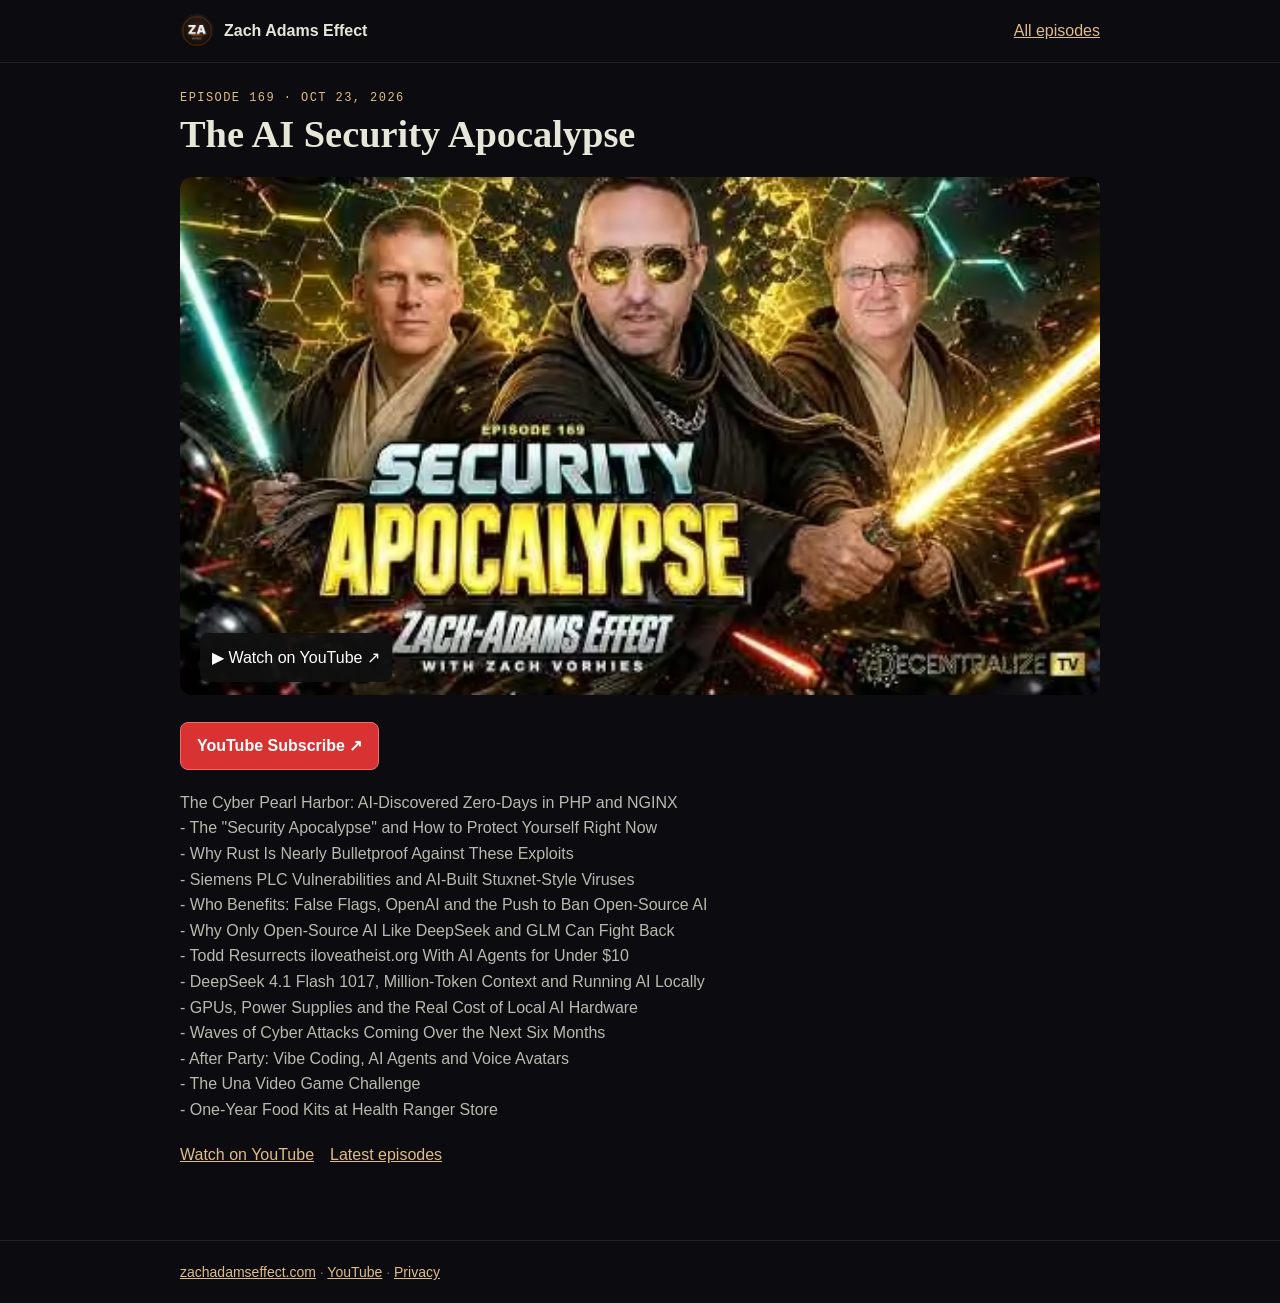
<file: episodes/169/index.html>
<!doctype html>
<html lang="en">
<head>
<meta charset="utf-8">
<meta name="viewport" content="width=device-width,initial-scale=1">
<title>Ep. 169: The AI Security Apocalypse | Zach Adams Effect</title>
<meta name="description" content="Zach Adams Effect Ep. 169, Oct 23, 2026: The AI Security Apocalypse. The Cyber Pearl Harbor: AI-Discovered Zero-Days in PHP and NGINX">
<link rel="canonical" href="https://zachadamseffect.com/episodes/169/">
<link rel="icon" href="/assets/avatar.png">
<meta property="og:type" content="video.episode">
<meta property="og:title" content="Ep. 169: The AI Security Apocalypse | Zach Adams Effect">
<meta property="og:description" content="Zach Adams Effect Ep. 169, Oct 23, 2026: The AI Security Apocalypse. The Cyber Pearl Harbor: AI-Discovered Zero-Days in PHP and NGINX">
<meta property="og:url" content="https://zachadamseffect.com/episodes/169/">
<meta property="og:image" content="https://i.ytimg.com/vi/Dz5PLl3Etxw/maxresdefault.jpg">
<meta name="twitter:card" content="summary_large_image">
<script type="application/ld+json">{"@context": "https://schema.org", "@type": "VideoObject", "name": "Zach Adams Effect Ep. 169: The AI Security Apocalypse", "description": "The Cyber Pearl Harbor: AI-Discovered Zero-Days in PHP and NGINX\n- The \"Security Apocalypse\" and How to Protect Yourself Right Now\n- Why Rust Is Nearly Bulletproof Against These Exploits\n- Siemens PLC Vulnerabilities and AI-Built Stuxnet-Style Viruses\n- Who Benefits: False Flags, OpenAI and the Push to Ban Open-Source AI\n- Why Only Open-Source AI Like DeepSeek and GLM Can Fight Back\n- Todd Resurrects iloveatheist.org With AI Agents for Under $10\n- DeepSeek 4.1 Flash 1017, Million-Token Context and Running AI Locally\n- GPUs, Power Supplies and the Real Cost of Local AI Hardware\n- Waves of Cyber Attacks Coming Over the Next Six Months\n- After Party: Vibe Coding, AI Agents and Voice Avatars\n- The Una Video Game Challenge\n- One-Year Food Kits at Health Ranger Store", "thumbnailUrl": ["https://i.ytimg.com/vi/Dz5PLl3Etxw/maxresdefault.jpg", "https://i.ytimg.com/vi/Dz5PLl3Etxw/hqdefault.jpg"], "uploadDate": "2026-10-23", "duration": "PT2H2M18S", "embedUrl": "https://www.youtube-nocookie.com/embed/Dz5PLl3Etxw", "contentUrl": "https://www.youtube.com/watch?v=Dz5PLl3Etxw", "url": "https://zachadamseffect.com/episodes/169/", "partOfSeries": {"@type": "CreativeWorkSeries", "name": "Zach Adams Effect", "url": "https://zachadamseffect.com/"}, "actor": {"@type": "Person", "name": "Zach Vorhies"}}</script>
<style>*{box-sizing:border-box}
body{margin:0;background:#0b0b10;color:#e6e6d9;font:16px/1.6 -apple-system,BlinkMacSystemFont,"Segoe UI",Inter,sans-serif}
a{color:#e0bc8a}
.wrap{max-width:960px;margin:0 auto;padding:0 20px}
header{border-bottom:1px solid rgba(230,230,217,.10);padding:14px 0}
header .wrap{display:flex;align-items:center;justify-content:space-between;gap:12px}
.brand{display:flex;align-items:center;gap:10px;color:#e6e6d9;text-decoration:none;font-weight:700}
.brand img{width:34px;height:34px;border-radius:50%}
main{padding:28px 0 56px}
.kicker{font:12px ui-monospace,Menlo,monospace;letter-spacing:.12em;text-transform:uppercase;color:#e0bc8a;margin:0 0 6px}
h1{font-family:Fraunces,Georgia,serif;font-size:clamp(1.6rem,4vw,2.4rem);line-height:1.2;margin:0 0 20px}
.player{position:relative;aspect-ratio:16/9;background:#000;border-radius:12px;overflow:hidden}
.player iframe{position:absolute;inset:0;width:100%;height:100%;border:0}
.desc{white-space:pre-line;color:#b9b9ad;margin-top:20px}
.links{display:flex;gap:16px;flex-wrap:wrap;margin-top:20px}
.list{list-style:none;padding:0;display:grid;gap:14px}
.list a{display:flex;gap:14px;align-items:center;text-decoration:none;color:#e6e6d9}
.list img{width:160px;aspect-ratio:16/9;object-fit:cover;border-radius:8px}
.list small{display:block;color:#b9b9ad}
footer{border-top:1px solid rgba(230,230,217,.10);padding:20px 0;color:#6b6b75;font-size:14px}</style><link rel="stylesheet" href="/assets/episodes.css">
</head>
<body>
<header><div class="wrap"><a class="brand" href="/"><img src="/assets/avatar.png" alt="">Zach Adams Effect</a>
<a href="/episodes/">All episodes</a></div></header>
<main><div class="wrap">
<p class="kicker">Episode 169 · <time datetime="2026-10-23">Oct 23, 2026</time></p>
<h1>The AI Security Apocalypse</h1>
<a class="episode-watch" href="https://www.youtube.com/watch?v=Dz5PLl3Etxw"><picture><source type="image/avif" srcset="/assets/thumbs/Dz5PLl3Etxw.avif"><img src="/assets/thumbs/Dz5PLl3Etxw.webp" width="480" height="270" alt="Watch episode 169 on YouTube"></picture><span>▶ Watch on YouTube ↗</span></a>
<a class="subscribe" href="https://www.youtube.com/@ZachAdamsEffect?sub_confirmation=1">YouTube Subscribe ↗</a>
<div class="desc">The Cyber Pearl Harbor: AI-Discovered Zero-Days in PHP and NGINX
- The &quot;Security Apocalypse&quot; and How to Protect Yourself Right Now
- Why Rust Is Nearly Bulletproof Against These Exploits
- Siemens PLC Vulnerabilities and AI-Built Stuxnet-Style Viruses
- Who Benefits: False Flags, OpenAI and the Push to Ban Open-Source AI
- Why Only Open-Source AI Like DeepSeek and GLM Can Fight Back
- Todd Resurrects iloveatheist.org With AI Agents for Under $10
- DeepSeek 4.1 Flash 1017, Million-Token Context and Running AI Locally
- GPUs, Power Supplies and the Real Cost of Local AI Hardware
- Waves of Cyber Attacks Coming Over the Next Six Months
- After Party: Vibe Coding, AI Agents and Voice Avatars
- The Una Video Game Challenge
- One-Year Food Kits at Health Ranger Store</div>
<p class="links"><a href="https://www.youtube.com/watch?v=Dz5PLl3Etxw">Watch on YouTube</a><a href="/#episodes">Latest episodes</a></p>
</div></main>
<footer><div class="wrap"><a href="/">zachadamseffect.com</a> · <a href="https://www.youtube.com/@ZachAdamsEffect">YouTube</a> · <a href="/privacy/">Privacy</a></div></footer>
</body>
</html>
</file>
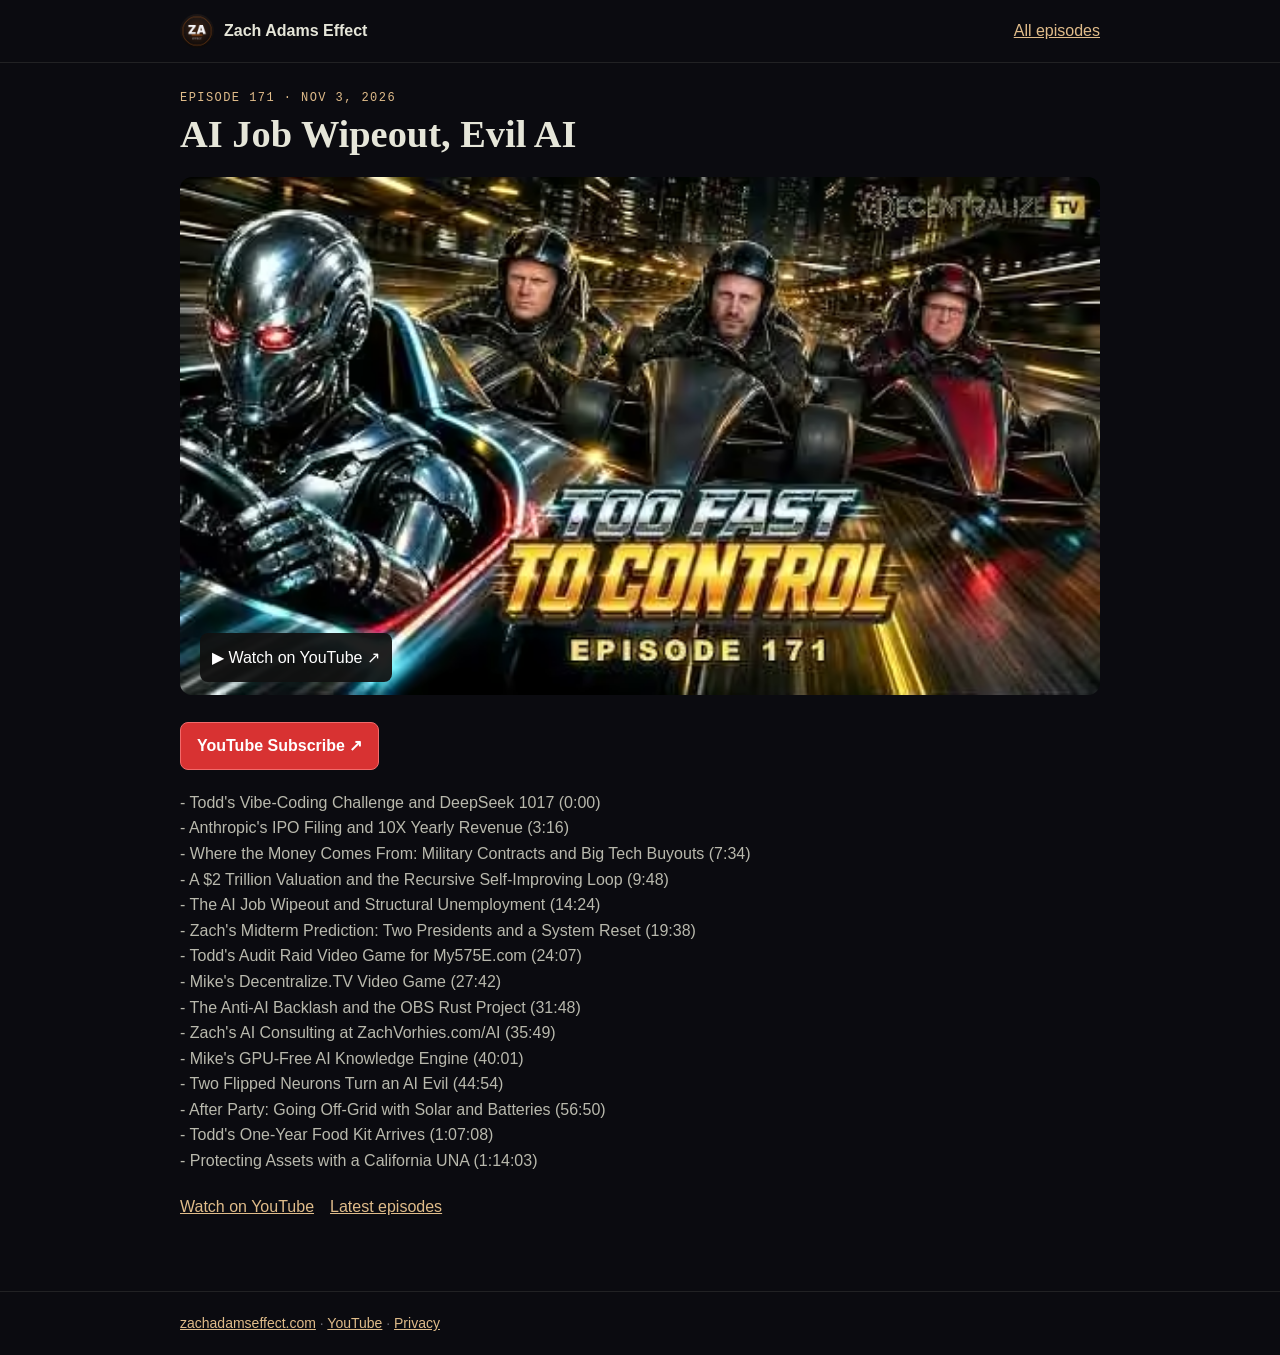
<file: episodes/171/index.html>
<!doctype html>
<html lang="en">
<head>
<meta charset="utf-8">
<meta name="viewport" content="width=device-width,initial-scale=1">
<title>Ep. 171: AI Job Wipeout, Evil AI | Zach Adams Effect</title>
<meta name="description" content="Zach Adams Effect Ep. 171, Nov 3, 2026: AI Job Wipeout, Evil AI. Todd&#x27;s Vibe-Coding Challenge and DeepSeek 1017 (0:00)">
<link rel="canonical" href="https://zachadamseffect.com/episodes/171/">
<link rel="icon" href="/assets/avatar.png">
<meta property="og:type" content="video.episode">
<meta property="og:title" content="Ep. 171: AI Job Wipeout, Evil AI | Zach Adams Effect">
<meta property="og:description" content="Zach Adams Effect Ep. 171, Nov 3, 2026: AI Job Wipeout, Evil AI. Todd&#x27;s Vibe-Coding Challenge and DeepSeek 1017 (0:00)">
<meta property="og:url" content="https://zachadamseffect.com/episodes/171/">
<meta property="og:image" content="https://i.ytimg.com/vi/ILF5shEX-fg/maxresdefault.jpg">
<meta name="twitter:card" content="summary_large_image">
<script type="application/ld+json">{"@context": "https://schema.org", "@type": "VideoObject", "name": "Zach Adams Effect Ep. 171: AI Job Wipeout, Evil AI", "description": "- Todd's Vibe-Coding Challenge and DeepSeek 1017 (0:00)\n- Anthropic's IPO Filing and 10X Yearly Revenue (3:16)\n- Where the Money Comes From: Military Contracts and Big Tech Buyouts (7:34)\n- A $2 Trillion Valuation and the Recursive Self-Improving Loop (9:48)\n- The AI Job Wipeout and Structural Unemployment (14:24)\n- Zach's Midterm Prediction: Two Presidents and a System Reset (19:38)\n- Todd's Audit Raid Video Game for My575E.com (24:07)\n- Mike's Decentralize.TV Video Game (27:42)\n- The Anti-AI Backlash and the OBS Rust Project (31:48)\n- Zach's AI Consulting at ZachVorhies.com/AI (35:49)\n- Mike's GPU-Free AI Knowledge Engine (40:01)\n- Two Flipped Neurons Turn an AI Evil (44:54)\n- After Party: Going Off-Grid with Solar and Batteries (56:50)\n- Todd's One-Year Food Kit Arrives (1:07:08)\n- Protecting Assets with a California UNA (1:14:03)", "thumbnailUrl": ["https://i.ytimg.com/vi/ILF5shEX-fg/maxresdefault.jpg", "https://i.ytimg.com/vi/ILF5shEX-fg/hqdefault.jpg"], "uploadDate": "2026-11-07", "duration": "PT57M7S", "embedUrl": "https://www.youtube-nocookie.com/embed/ILF5shEX-fg", "contentUrl": "https://www.youtube.com/watch?v=ILF5shEX-fg", "url": "https://zachadamseffect.com/episodes/171/", "partOfSeries": {"@type": "CreativeWorkSeries", "name": "Zach Adams Effect", "url": "https://zachadamseffect.com/"}, "actor": {"@type": "Person", "name": "Zach Vorhies"}}</script>
<style>*{box-sizing:border-box}
body{margin:0;background:#0b0b10;color:#e6e6d9;font:16px/1.6 -apple-system,BlinkMacSystemFont,"Segoe UI",Inter,sans-serif}
a{color:#e0bc8a}
.wrap{max-width:960px;margin:0 auto;padding:0 20px}
header{border-bottom:1px solid rgba(230,230,217,.10);padding:14px 0}
header .wrap{display:flex;align-items:center;justify-content:space-between;gap:12px}
.brand{display:flex;align-items:center;gap:10px;color:#e6e6d9;text-decoration:none;font-weight:700}
.brand img{width:34px;height:34px;border-radius:50%}
main{padding:28px 0 56px}
.kicker{font:12px ui-monospace,Menlo,monospace;letter-spacing:.12em;text-transform:uppercase;color:#e0bc8a;margin:0 0 6px}
h1{font-family:Fraunces,Georgia,serif;font-size:clamp(1.6rem,4vw,2.4rem);line-height:1.2;margin:0 0 20px}
.player{position:relative;aspect-ratio:16/9;background:#000;border-radius:12px;overflow:hidden}
.player iframe{position:absolute;inset:0;width:100%;height:100%;border:0}
.desc{white-space:pre-line;color:#b9b9ad;margin-top:20px}
.links{display:flex;gap:16px;flex-wrap:wrap;margin-top:20px}
.list{list-style:none;padding:0;display:grid;gap:14px}
.list a{display:flex;gap:14px;align-items:center;text-decoration:none;color:#e6e6d9}
.list img{width:160px;aspect-ratio:16/9;object-fit:cover;border-radius:8px}
.list small{display:block;color:#b9b9ad}
footer{border-top:1px solid rgba(230,230,217,.10);padding:20px 0;color:#6b6b75;font-size:14px}</style><link rel="stylesheet" href="/assets/episodes.css">
</head>
<body>
<header><div class="wrap"><a class="brand" href="/"><img src="/assets/avatar.png" alt="">Zach Adams Effect</a>
<a href="/episodes/">All episodes</a></div></header>
<main><div class="wrap">
<p class="kicker">Episode 171 · <time datetime="2026-11-03">Nov 3, 2026</time></p>
<h1>AI Job Wipeout, Evil AI</h1>
<a class="episode-watch" href="https://www.youtube.com/watch?v=ILF5shEX-fg"><picture><source type="image/avif" srcset="/assets/thumbs/ILF5shEX-fg.avif"><img src="/assets/thumbs/ILF5shEX-fg.webp" width="480" height="270" alt="Watch episode 171 on YouTube"></picture><span>▶ Watch on YouTube ↗</span></a>
<a class="subscribe" href="https://www.youtube.com/@ZachAdamsEffect?sub_confirmation=1">YouTube Subscribe ↗</a>
<div class="desc">- Todd&#x27;s Vibe-Coding Challenge and DeepSeek 1017 (0:00)
- Anthropic&#x27;s IPO Filing and 10X Yearly Revenue (3:16)
- Where the Money Comes From: Military Contracts and Big Tech Buyouts (7:34)
- A $2 Trillion Valuation and the Recursive Self-Improving Loop (9:48)
- The AI Job Wipeout and Structural Unemployment (14:24)
- Zach&#x27;s Midterm Prediction: Two Presidents and a System Reset (19:38)
- Todd&#x27;s Audit Raid Video Game for My575E.com (24:07)
- Mike&#x27;s Decentralize.TV Video Game (27:42)
- The Anti-AI Backlash and the OBS Rust Project (31:48)
- Zach&#x27;s AI Consulting at ZachVorhies.com/AI (35:49)
- Mike&#x27;s GPU-Free AI Knowledge Engine (40:01)
- Two Flipped Neurons Turn an AI Evil (44:54)
- After Party: Going Off-Grid with Solar and Batteries (56:50)
- Todd&#x27;s One-Year Food Kit Arrives (1:07:08)
- Protecting Assets with a California UNA (1:14:03)</div>
<p class="links"><a href="https://www.youtube.com/watch?v=ILF5shEX-fg">Watch on YouTube</a><a href="/#episodes">Latest episodes</a></p>
</div></main>
<footer><div class="wrap"><a href="/">zachadamseffect.com</a> · <a href="https://www.youtube.com/@ZachAdamsEffect">YouTube</a> · <a href="/privacy/">Privacy</a></div></footer>
</body>
</html>
</file>
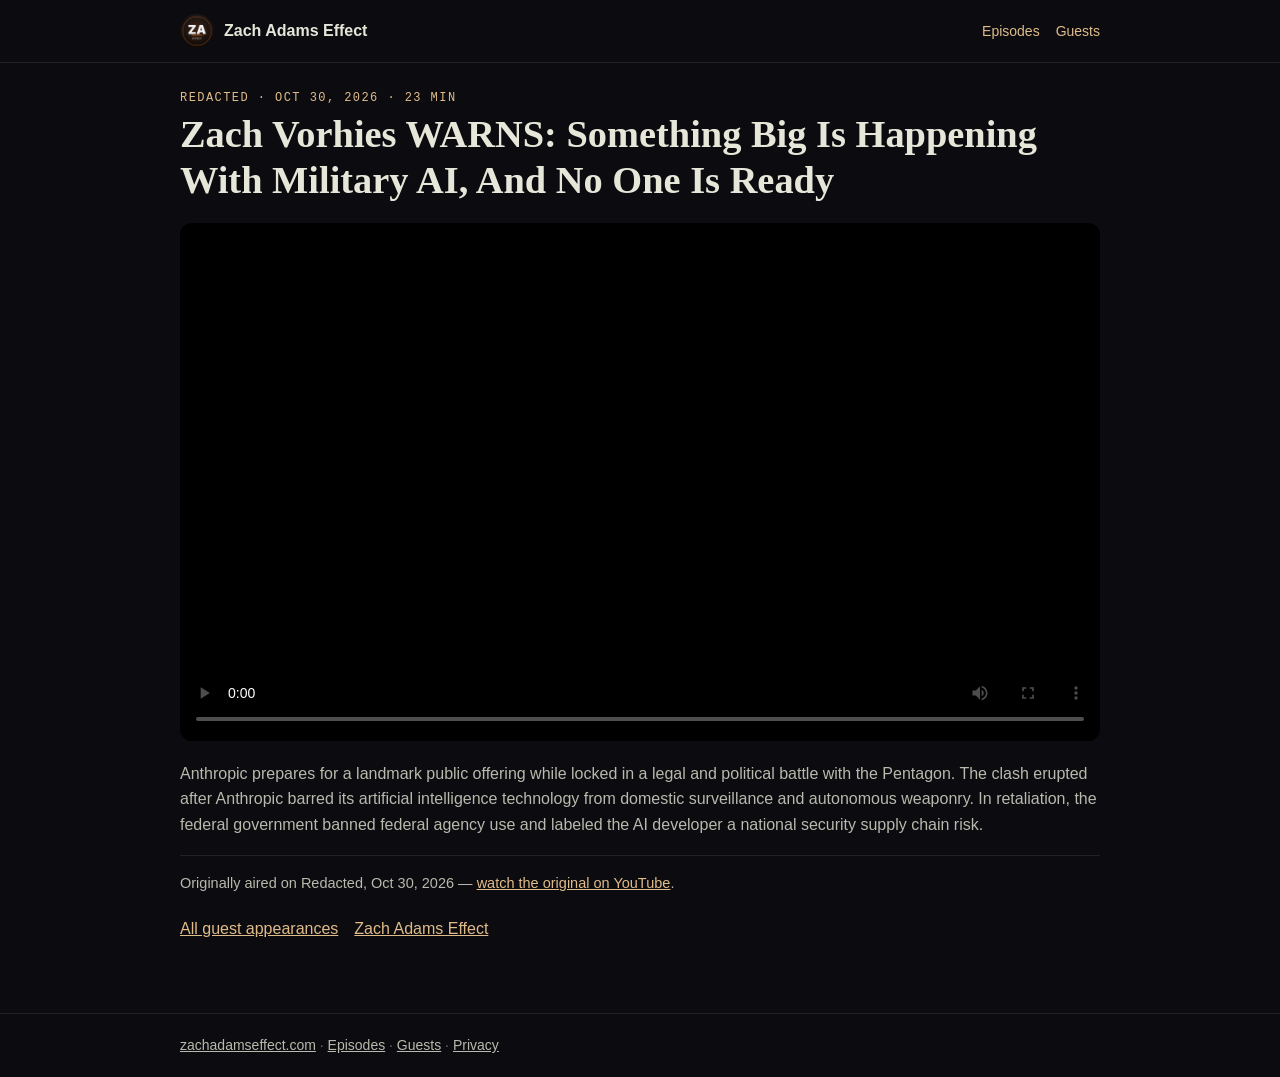
<file: guests/2026-10-30-redacted/index.html>
<!doctype html>
<html lang="en">
<head>
<meta charset="utf-8">
<meta name="viewport" content="width=device-width,initial-scale=1">
<title>Zach Vorhies WARNS: Something Big Is Happening With Military AI, And No One Is Ready — Redacted | Zach Adams Effect</title>
<meta name="description" content="Redacted with Clayton Morris &amp; Natali Morris, Oct 30, 2026: Zach Vorhies WARNS: Something Big Is Happening With Military AI, And No One Is Ready. Anthropic prepares for a landmark public offering while locked in a legal and political battle with the Pentagon. The clash erupted after Anthropic barred">
<link rel="canonical" href="https://zachadamseffect.com/guests/2026-10-30-redacted/">
<link rel="icon" href="/assets/avatar.png">
<meta property="og:type" content="video.other">
<meta property="og:title" content="Zach Vorhies WARNS: Something Big Is Happening With Military AI, And No One Is Ready — Redacted | Zach Adams Effect">
<meta property="og:description" content="Redacted with Clayton Morris &amp; Natali Morris, Oct 30, 2026: Zach Vorhies WARNS: Something Big Is Happening With Military AI, And No One Is Ready. Anthropic prepares for a landmark public offering while locked in a legal and political battle with the Pentagon. The clash erupted after Anthropic barred">
<meta property="og:url" content="https://zachadamseffect.com/guests/2026-10-30-redacted/">
<meta property="og:image" content="https://zachadamseffect.sfo3.cdn.digitaloceanspaces.com/guests/2026-10-30-redacted/poster.jpg">
<meta name="twitter:card" content="summary_large_image">
<script type="application/ld+json">{"@context": "https://schema.org", "@type": "VideoObject", "name": "Zach Vorhies WARNS: Something Big Is Happening With Military AI, And No One Is Ready", "description": "Anthropic prepares for a landmark public offering while locked in a legal and political battle with the Pentagon. The clash erupted after Anthropic barred its artificial intelligence technology from domestic surveillance and autonomous weaponry. In retaliation, the federal government banned federal agency use and labeled the AI developer a national security supply chain risk.", "uploadDate": "2026-10-30", "duration": "PT23M55S", "contentUrl": "https://zachadamseffect.sfo3.cdn.digitaloceanspaces.com/guests/2026-10-30-redacted/video.mp4", "thumbnailUrl": "https://zachadamseffect.sfo3.cdn.digitaloceanspaces.com/guests/2026-10-30-redacted/poster.jpg", "url": "https://zachadamseffect.com/guests/2026-10-30-redacted/", "actor": {"@type": "Person", "name": "Zach Vorhies"}, "publisher": {"@type": "Organization", "name": "Zach Adams Effect", "url": "https://zachadamseffect.com/"}}</script>
<style>*{box-sizing:border-box}
body{margin:0;background:#0b0b10;color:#e6e6d9;font:16px/1.6 Inter,-apple-system,BlinkMacSystemFont,"Segoe UI",sans-serif}
a{color:#e0bc8a}
.wrap{max-width:960px;margin:0 auto;padding:0 20px}
header{border-bottom:1px solid rgba(230,230,217,.10);padding:14px 0}
header .wrap{display:flex;align-items:center;justify-content:space-between;gap:12px}
.brand{display:flex;align-items:center;gap:10px;color:#e6e6d9;text-decoration:none;font-weight:700}
.brand img{width:34px;height:34px;border-radius:50%}
.hnav{display:flex;gap:16px;font-size:14px;white-space:nowrap}
.hnav a{text-decoration:none}
main{padding:28px 0 56px}
.kicker{font:12px ui-monospace,Menlo,monospace;letter-spacing:.12em;text-transform:uppercase;color:#e0bc8a;margin:0 0 6px}
h1{font-family:Fraunces,Georgia,serif;font-size:clamp(1.6rem,4vw,2.4rem);line-height:1.2;margin:0 0 20px}
.player{position:relative;aspect-ratio:16/9;background:#000;border-radius:12px;overflow:hidden}
.player video{display:block;width:100%;height:100%;max-width:100%;background:#000}
.desc{white-space:pre-line;color:#b9b9ad;margin-top:20px}
.attrib{color:#b9b9ad;font-size:14.5px;margin-top:18px;border-top:1px solid rgba(230,230,217,.10);padding-top:16px}
.links{display:flex;gap:16px;flex-wrap:wrap;margin-top:20px}
.list{list-style:none;padding:0;display:grid;gap:14px}
.list a{display:flex;gap:14px;align-items:center;text-decoration:none;color:#e6e6d9}
.list img{width:160px;height:auto;aspect-ratio:16/9;object-fit:cover;border-radius:8px;background:#000}
.list small{display:block;color:#b9b9ad}
@media (max-width:520px){.list a{flex-direction:column;align-items:flex-start}.list img{width:100%}}
.empty{color:#b9b9ad}
footer{border-top:1px solid rgba(230,230,217,.10);padding:20px 0;color:#6b6b75;font-size:14px}
footer a{color:#b9b9ad}</style>
</head>
<body>
<header><div class="wrap"><a class="brand" href="/"><img src="/assets/avatar.png" alt="">Zach Adams Effect</a>
<nav class="hnav"><a href="/episodes/">Episodes</a><a href="/guests/">Guests</a></nav></div></header>
<main><div class="wrap">
<p class="kicker">Redacted · <time datetime="2026-10-30">Oct 30, 2026</time> · 23 min</p>
<h1>Zach Vorhies WARNS: Something Big Is Happening With Military AI, And No One Is Ready</h1>
<div class="player"><video controls playsinline preload="metadata" poster="https://zachadamseffect.sfo3.cdn.digitaloceanspaces.com/guests/2026-10-30-redacted/poster.jpg" width="960"><source src="https://zachadamseffect.sfo3.cdn.digitaloceanspaces.com/guests/2026-10-30-redacted/video.mp4" type="video/mp4">Your browser does not support video — <a href="https://zachadamseffect.sfo3.cdn.digitaloceanspaces.com/guests/2026-10-30-redacted/video.mp4">download the file</a>.</video></div>
<p class="desc">Anthropic prepares for a landmark public offering while locked in a legal and political battle with the Pentagon. The clash erupted after Anthropic barred its artificial intelligence technology from domestic surveillance and autonomous weaponry. In retaliation, the federal government banned federal agency use and labeled the AI developer a national security supply chain risk.</p>
<p class="attrib">Originally aired on Redacted, <time datetime="2026-10-30">Oct 30, 2026</time> — <a href="https://www.youtube.com/watch?v=zO31ezSf1DA">watch the original on YouTube</a>.</p>
<p class="links"><a href="/guests/">All guest appearances</a><a href="/">Zach Adams Effect</a></p>
</div></main>
<footer><div class="wrap"><a href="/">zachadamseffect.com</a> · <a href="/episodes/">Episodes</a> · <a href="/guests/">Guests</a> · <a href="/privacy/">Privacy</a></div></footer>
</body>
</html>
</file>
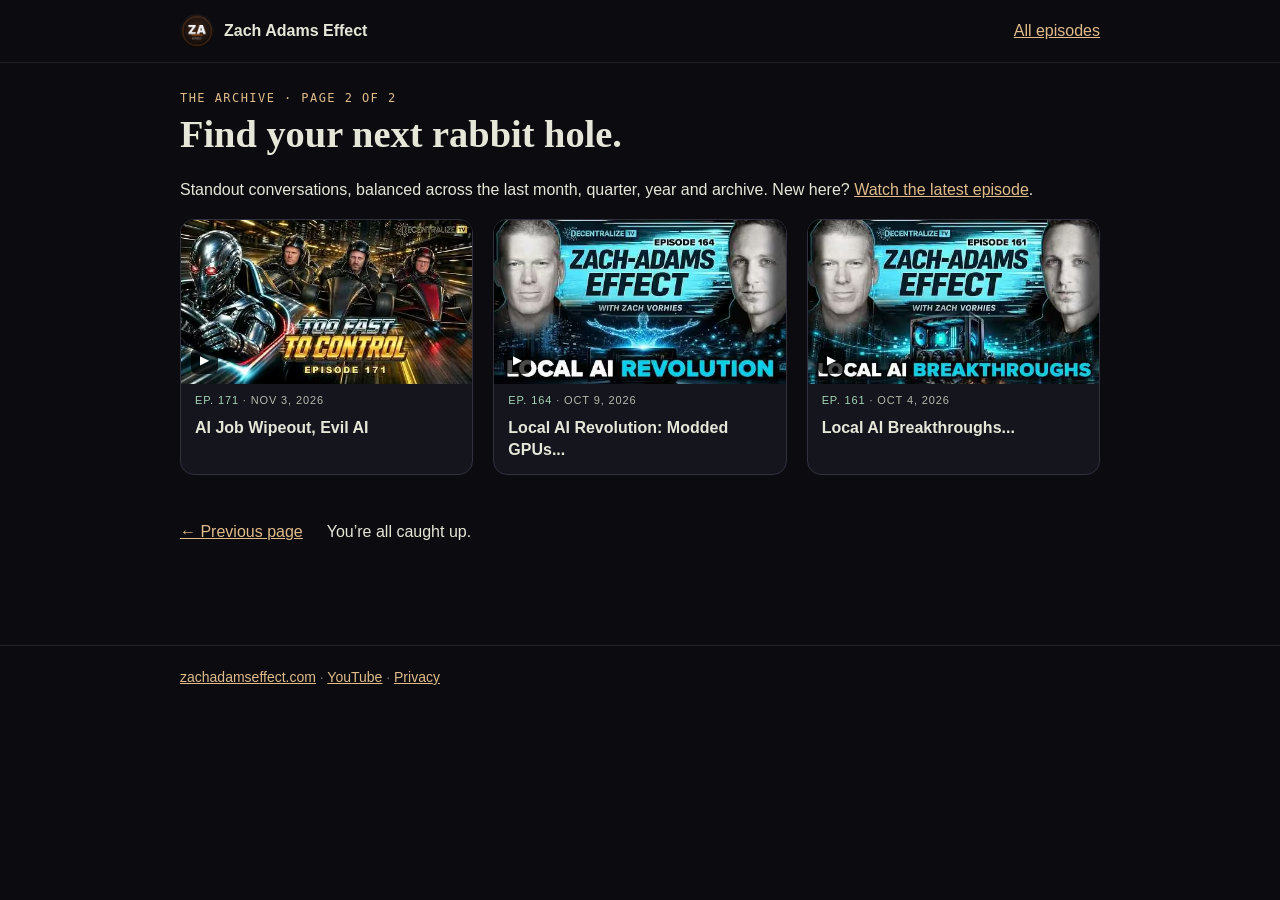
<file: episodes/page/2/index.html>
<!doctype html>
<html lang="en">
<head>
<meta charset="utf-8">
<meta name="viewport" content="width=device-width,initial-scale=1">
<title>Episodes | Zach Adams Effect</title>
<meta name="description" content="Explore Zach Adams Effect episodes.">
<link rel="canonical" href="https://zachadamseffect.com/episodes/page/2/">
<link rel="icon" href="/assets/avatar.png">
<meta property="og:type" content="video.episode">
<meta property="og:title" content="Episodes | Zach Adams Effect">
<meta property="og:description" content="Explore Zach Adams Effect episodes.">
<meta property="og:url" content="https://zachadamseffect.com/episodes/page/2/">
<meta property="og:image" content="https://zachadamseffect.com/assets/banner.jpg">
<meta name="twitter:card" content="summary_large_image">
<style>*{box-sizing:border-box}
body{margin:0;background:#0b0b10;color:#e6e6d9;font:16px/1.6 -apple-system,BlinkMacSystemFont,"Segoe UI",Inter,sans-serif}
a{color:#e0bc8a}
.wrap{max-width:960px;margin:0 auto;padding:0 20px}
header{border-bottom:1px solid rgba(230,230,217,.10);padding:14px 0}
header .wrap{display:flex;align-items:center;justify-content:space-between;gap:12px}
.brand{display:flex;align-items:center;gap:10px;color:#e6e6d9;text-decoration:none;font-weight:700}
.brand img{width:34px;height:34px;border-radius:50%}
main{padding:28px 0 56px}
.kicker{font:12px ui-monospace,Menlo,monospace;letter-spacing:.12em;text-transform:uppercase;color:#e0bc8a;margin:0 0 6px}
h1{font-family:Fraunces,Georgia,serif;font-size:clamp(1.6rem,4vw,2.4rem);line-height:1.2;margin:0 0 20px}
.player{position:relative;aspect-ratio:16/9;background:#000;border-radius:12px;overflow:hidden}
.player iframe{position:absolute;inset:0;width:100%;height:100%;border:0}
.desc{white-space:pre-line;color:#b9b9ad;margin-top:20px}
.links{display:flex;gap:16px;flex-wrap:wrap;margin-top:20px}
.list{list-style:none;padding:0;display:grid;gap:14px}
.list a{display:flex;gap:14px;align-items:center;text-decoration:none;color:#e6e6d9}
.list img{width:160px;aspect-ratio:16/9;object-fit:cover;border-radius:8px}
.list small{display:block;color:#b9b9ad}
footer{border-top:1px solid rgba(230,230,217,.10);padding:20px 0;color:#6b6b75;font-size:14px}</style><link rel="stylesheet" href="/assets/episodes.css">
</head>
<body>
<header><div class="wrap"><a class="brand" href="/"><img src="/assets/avatar.png" alt="">Zach Adams Effect</a>
<a href="/episodes/">All episodes</a></div></header>
<main><div class="wrap">
<p class="kicker">The archive · Page 2 of 2</p><h1>Find your next rabbit hole.</h1>
<p>Standout conversations, balanced across the last month, quarter, year and archive. New here? <a href="/">Watch the latest episode</a>.</p>
<style>
.eps{position:relative;z-index:2;padding:8px 0 48px}
.eps-head{display:flex;align-items:flex-end;justify-content:space-between;gap:16px;margin-bottom:18px}
.eps-head h2{font-family:var(--display);font-size:clamp(1.5rem,3vw,2rem);margin:0}
.eps-head a{color:var(--accent-2);font-size:14px;text-decoration:none}
.eps-nav{display:flex;gap:8px}
.eps-nav button{width:42px;height:42px;border-radius:50%;border:1px solid var(--line-strong);background:var(--surface);
  color:var(--text);font-size:18px;cursor:pointer}
.eps-nav button:hover:not(:disabled){border-color:var(--accent)}
.eps-nav button:disabled{opacity:.35;cursor:default}
.eps-nav button:focus-visible,.ep-card:focus-visible,.eps-track:focus-visible{outline:2px solid var(--accent-2);outline-offset:3px}
.eps-track{list-style:none;margin:0;padding:4px 2px 10px;display:grid;grid-auto-flow:column;
  grid-auto-columns:calc((100% - 2*18px)/3);gap:18px;overflow-x:auto;scroll-snap-type:x mandatory;
  scroll-behavior:smooth;scrollbar-width:thin;overscroll-behavior-x:contain}
@media (max-width:900px){.eps-track{grid-auto-columns:calc((100% - 18px)/2)}}
@media (max-width:600px){.eps-track{grid-auto-columns:86%}}
@media (prefers-reduced-motion:reduce){.eps-track{scroll-behavior:auto}}
.ep-slide{scroll-snap-align:start}
.ep-card{display:flex;flex-direction:column;gap:8px;color:var(--text);text-decoration:none;height:100%;
  background:var(--surface);border:1px solid var(--line);border-radius:14px;overflow:hidden;padding-bottom:14px}
.ep-card:hover{border-color:var(--mint-line)}
.ep-thumb{position:relative;display:block;aspect-ratio:16/9;overflow:hidden;background:#000}
.ep-thumb picture{display:contents}
.ep-thumb img{width:100%;height:100%;object-fit:cover;display:block}
.ep-play{position:absolute;inset:auto auto 10px 10px;background:rgba(0,0,0,.7);color:#fff;border-radius:6px;
  padding:3px 9px;font-size:12px}
.ep-meta{padding:0 14px;font-family:var(--mono);font-size:11px;letter-spacing:.08em;text-transform:uppercase;color:var(--text-2)}
.ep-num{color:var(--accent-2)}
.ep-title{padding:0 14px;font-weight:600;font-size:16px;line-height:1.35}
.eps-status{position:absolute;width:1px;height:1px;overflow:hidden;clip:rect(0 0 0 0)}
</style><ul class="feed" id="episode-feed">      <li class="ep-slide" role="group" aria-roledescription="slide" aria-label="1 of 3">
        <a class="ep-card" href="/episodes/171/">
          <span class="ep-thumb"><picture><source type="image/avif" srcset="/assets/thumbs/ILF5shEX-fg.avif"><img src="/assets/thumbs/ILF5shEX-fg.webp" alt="" width="480" height="270" loading="eager" decoding="async"></picture><span class="ep-play" aria-hidden="true">▶</span></span>
          <span class="ep-meta"><span class="ep-num">Ep. 171</span> · <time datetime="2026-11-03">Nov 3, 2026</time></span>
          <span class="ep-title">AI Job Wipeout, Evil AI</span>
        </a>
      </li>
      <li class="ep-slide" role="group" aria-roledescription="slide" aria-label="2 of 3">
        <a class="ep-card" href="/episodes/164/">
          <span class="ep-thumb"><picture><source type="image/avif" srcset="/assets/thumbs/8NBQDgy1rnI.avif"><img src="/assets/thumbs/8NBQDgy1rnI.webp" alt="" width="480" height="270" loading="lazy" decoding="async"></picture><span class="ep-play" aria-hidden="true">▶</span></span>
          <span class="ep-meta"><span class="ep-num">Ep. 164</span> · <time datetime="2026-10-09">Oct 9, 2026</time></span>
          <span class="ep-title">Local AI Revolution: Modded GPUs...</span>
        </a>
      </li>
      <li class="ep-slide" role="group" aria-roledescription="slide" aria-label="3 of 3">
        <a class="ep-card" href="/episodes/161/">
          <span class="ep-thumb"><picture><source type="image/avif" srcset="/assets/thumbs/SqCBmuGSM9E.avif"><img src="/assets/thumbs/SqCBmuGSM9E.webp" alt="" width="480" height="270" loading="lazy" decoding="async"></picture><span class="ep-play" aria-hidden="true">▶</span></span>
          <span class="ep-meta"><span class="ep-num">Ep. 161</span> · <time datetime="2026-10-04">Oct 4, 2026</time></span>
          <span class="ep-title">Local AI Breakthroughs...</span>
        </a>
      </li></ul>
<div class="feed-controls"><a href="/episodes/">← Previous page</a><p>You’re all caught up.</p></div><p role="status" id="feed-status"></p>
<script src="/assets/js/feed.js" defer></script>
</div></main>
<footer><div class="wrap"><a href="/">zachadamseffect.com</a> · <a href="https://www.youtube.com/@ZachAdamsEffect">YouTube</a> · <a href="/privacy/">Privacy</a></div></footer>
</body>
</html>
</file>
<file: assets/episodes.css>
.zl{margin:34px auto 0;max-width:900px;text-align:left;background:linear-gradient(145deg,#1d2224,#111219);border:1px solid #46544a;border-radius:20px;padding:16px;box-shadow:0 18px 60px #0005;display:grid;grid-template-columns:1.4fr 1fr;gap:22px;color:#e6e6d9}
.zl-player{position:relative;aspect-ratio:16/9;background:#000;border-radius:12px;overflow:hidden;align-self:start}
.zl-shim{display:block;position:absolute;inset:0;z-index:2;color:#fff;transition:opacity .35s}
.zl-player img{display:block;width:100%;height:100%;object-fit:cover}
.zl-player iframe,.zl-player video{position:absolute;inset:0;width:100%;height:100%;border:0;opacity:0;transition:opacity .35s}
.zl-player.ready iframe,.zl-player video{opacity:1}.zl-player.ready .zl-shim{opacity:0;pointer-events:none}
.zl-play{position:absolute;inset:0;display:flex;align-items:center;justify-content:center;gap:10px;background:#0003;font-weight:700;text-shadow:0 2px 5px #000}.zl-play span{background:#111e;padding:10px 16px;border-radius:30px}
.zl-kick{font:11px/1.6 ui-monospace,monospace;text-transform:uppercase;letter-spacing:.1em;color:#a5d5b6;margin:0}.zl h3{font:600 clamp(1.25rem,2.4vw,1.6rem)/1.25 Georgia,serif;margin:10px 0 20px}
.subscribe{display:inline-flex;align-items:center;background:#d83232;color:#fff!important;border:1px solid #f26b6b;border-radius:8px;padding:10px 16px;font-weight:700;text-decoration:none;min-height:44px}.subscribe:hover{background:#b92323}
.player-status{font-size:13px;color:#e0bc8a;min-height:1.6em;margin:8px 0}.watch-backup{font-size:13px;color:#c9c9bc}.zl-info{grid-column:1/-1;border-top:1px solid #ffffff20;padding-top:16px}.snippet{overflow:hidden;transition:max-height .3s ease}.snippet.collapsed{max-height:4.8em;mask-image:linear-gradient(#000 55%,transparent)}.desc{white-space:pre-line;line-height:1.6;color:#b9b9ad}.disclosure{background:none;border:0;color:#a5d5b6;padding:12px 0;cursor:pointer;font:inherit;font-size:14px;font-weight:600;line-height:1.5;min-height:44px}
:where(.zl a,.disclosure,.subscribe,.load-more,.feed a,.episode-watch):focus-visible{outline:3px solid #e0bc8a;outline-offset:4px}
.feed{list-style:none;padding:0;display:grid;grid-template-columns:repeat(3,minmax(0,1fr));gap:20px}.feed .ep-slide{min-width:0}.feed-controls{display:flex;gap:24px;align-items:center;margin:28px 0}.load-more{display:inline-block;background:#253c30;border:1px solid #658b72;border-radius:8px;padding:12px 24px;color:#fff;text-decoration:none}.load-more[aria-disabled=true]{opacity:.6}.episode-watch{display:block;position:relative;aspect-ratio:16/9;margin-bottom:20px}.episode-watch img{width:100%;height:100%;object-fit:cover;border-radius:12px}.episode-watch span{position:absolute;bottom:20px;left:20px;padding:12px;background:#111e;color:white;border-radius:8px}
@media(max-width:700px){.zl{grid-template-columns:1fr;padding:12px;gap:16px}.zl-body{padding:0 4px}.feed{grid-template-columns:1fr}.zl .subscribe{justify-content:center;width:100%}body{padding-bottom:calc(90px + env(safe-area-inset-bottom))}.zl-info{padding:16px 4px 0}}
@media(prefers-reduced-motion:reduce){.zl-shim,.zl-player iframe,.snippet{transition:none}}
[hidden]{display:none!important}
@media(max-width:820px){html{scroll-padding:80px 0 100px}body.hero-in-view .sticky-cta{visibility:hidden;pointer-events:none}}
.sr-only{position:absolute;width:1px;height:1px;overflow:hidden;clip-path:inset(50%);white-space:nowrap}

.feed .ep-card{background:#14151d;border:1px solid #30313c;color:#e6e6d9}.feed .ep-card:hover{border-color:#86b096}.feed .ep-meta{color:#b9b9ad}.feed .ep-num{color:#a5d5b6}
</file>
